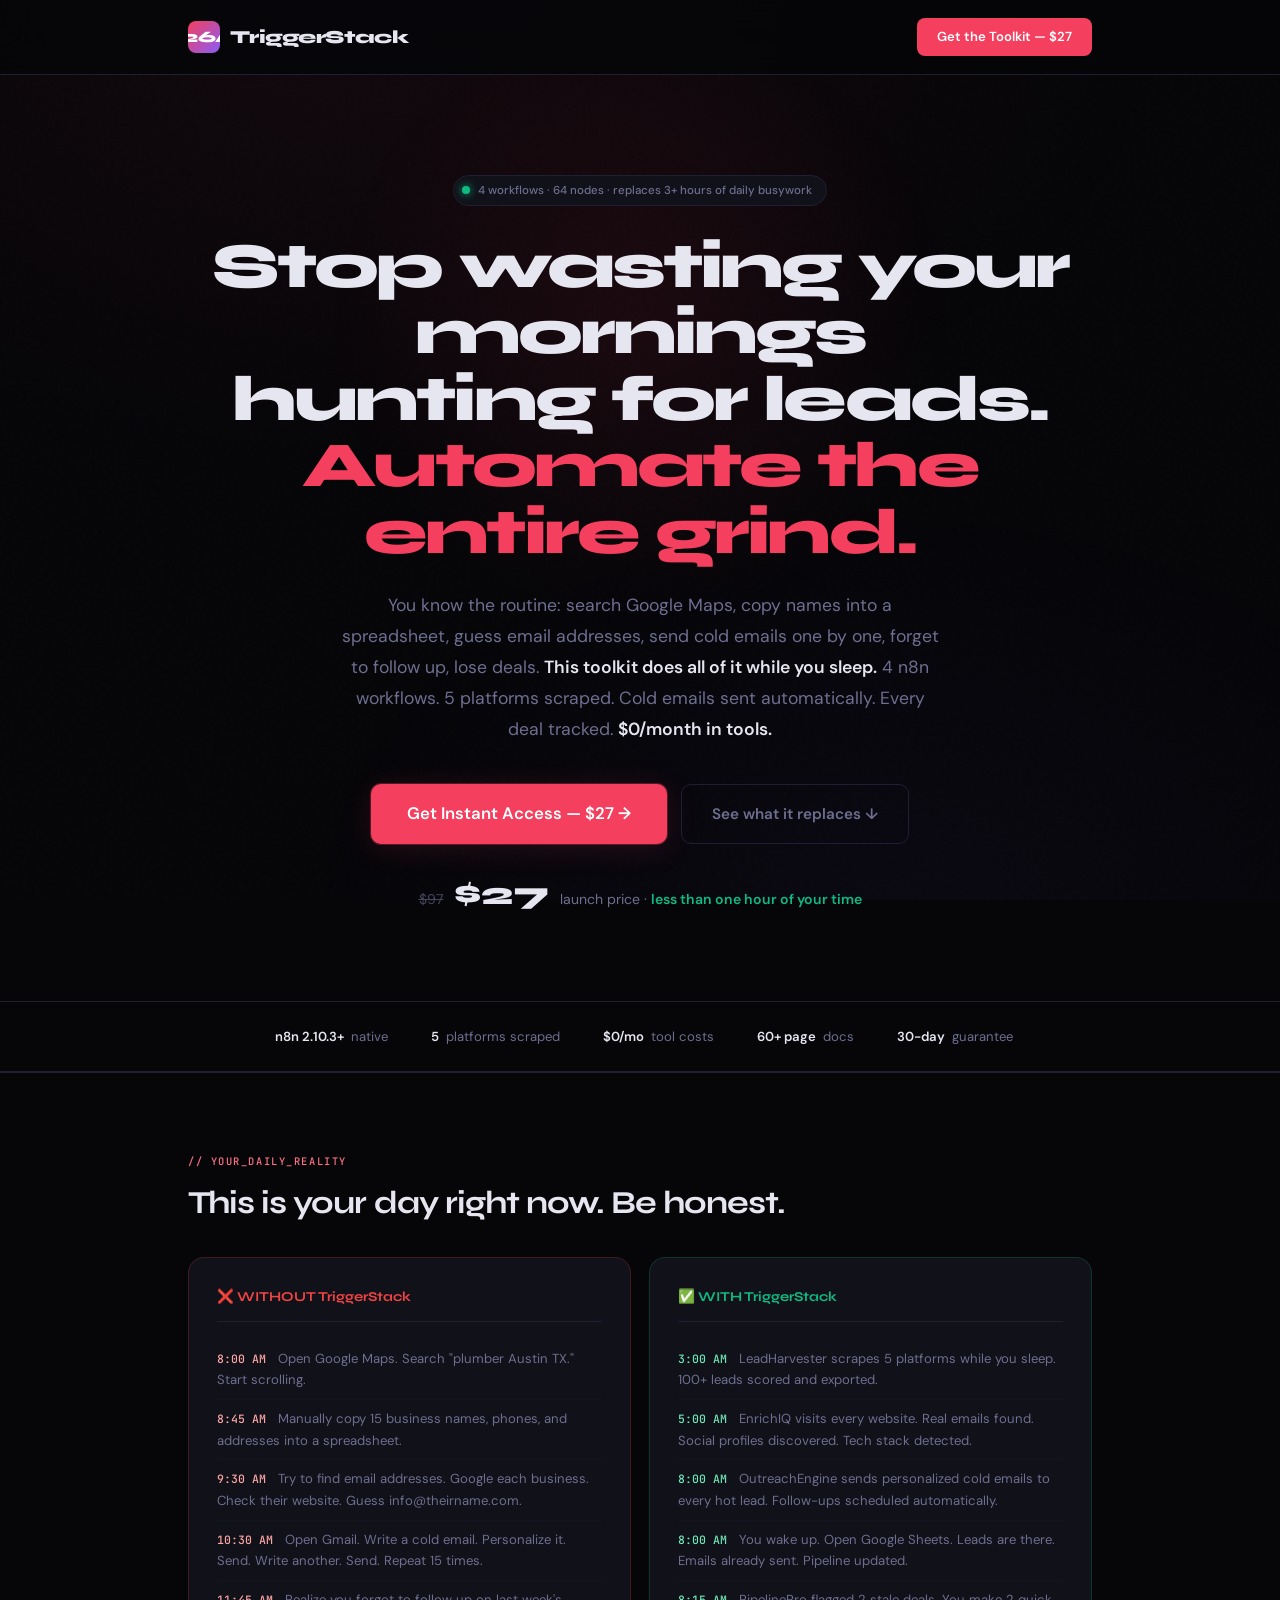
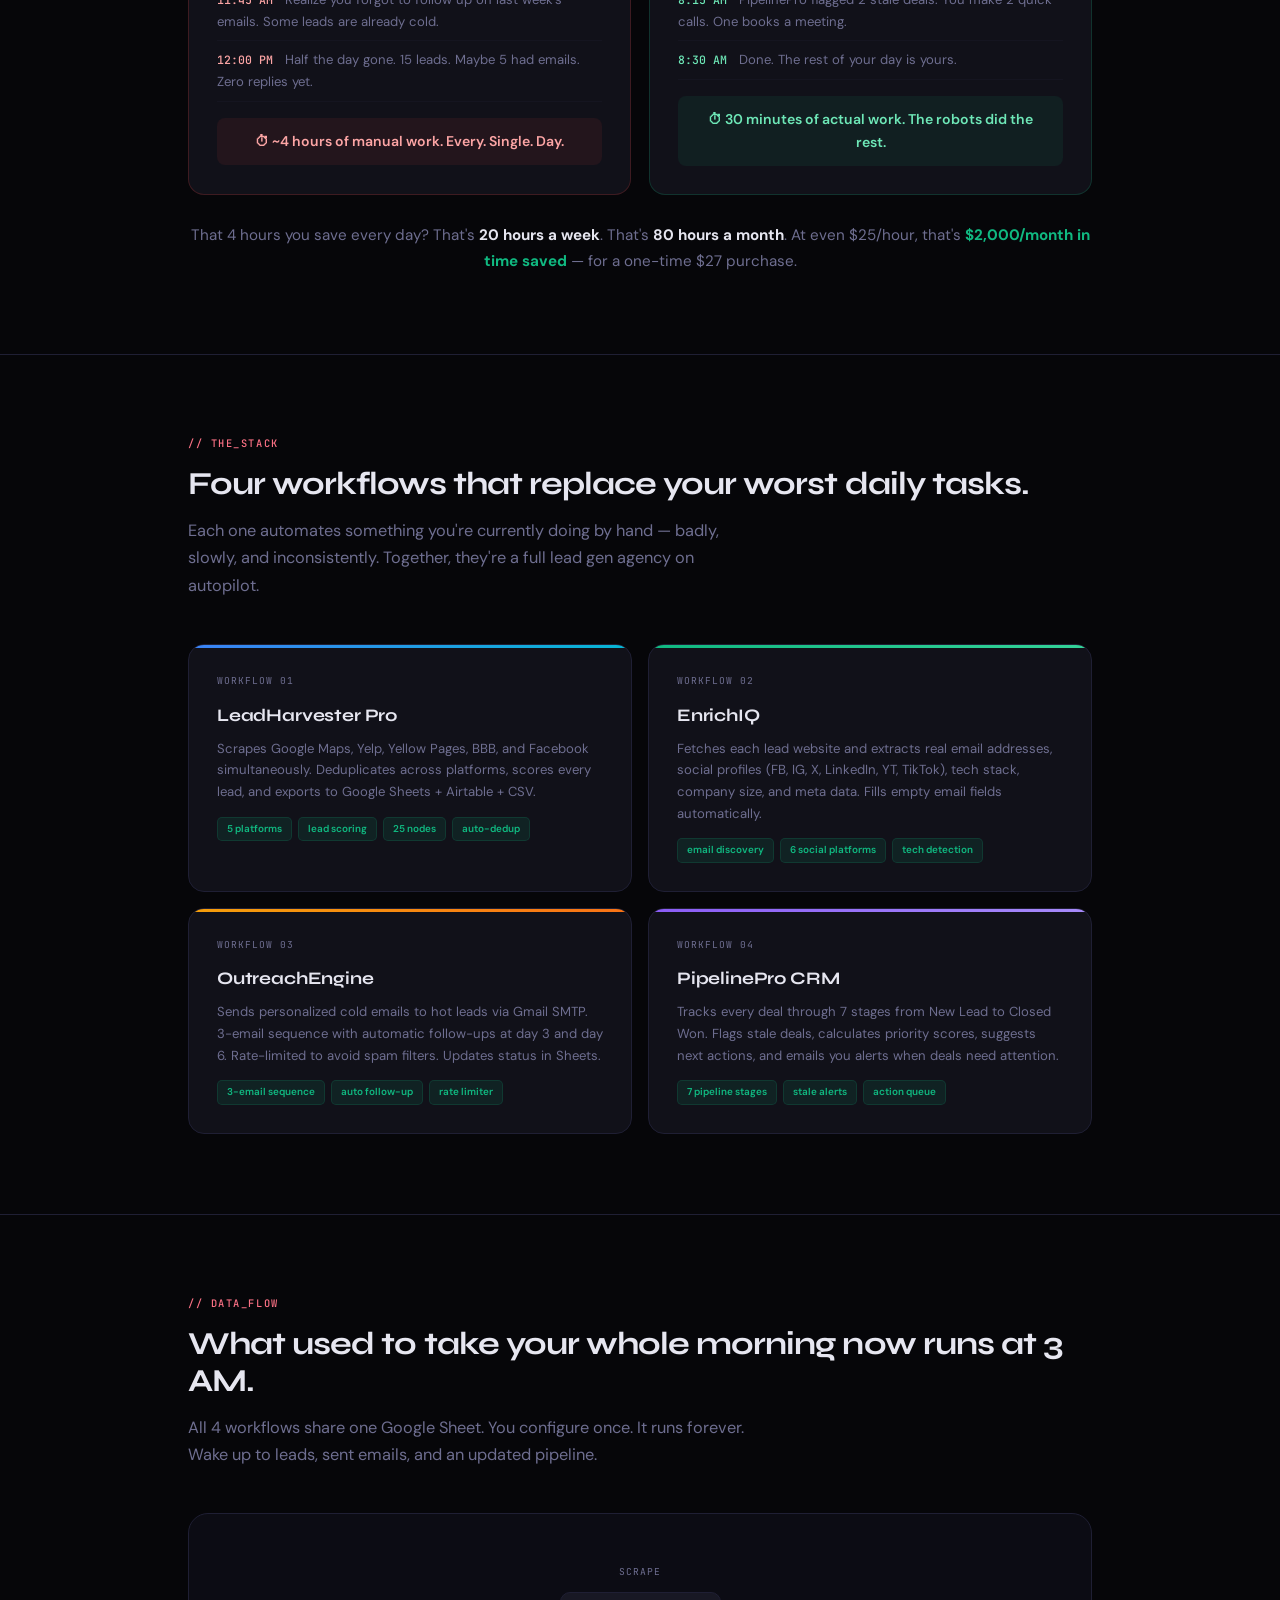
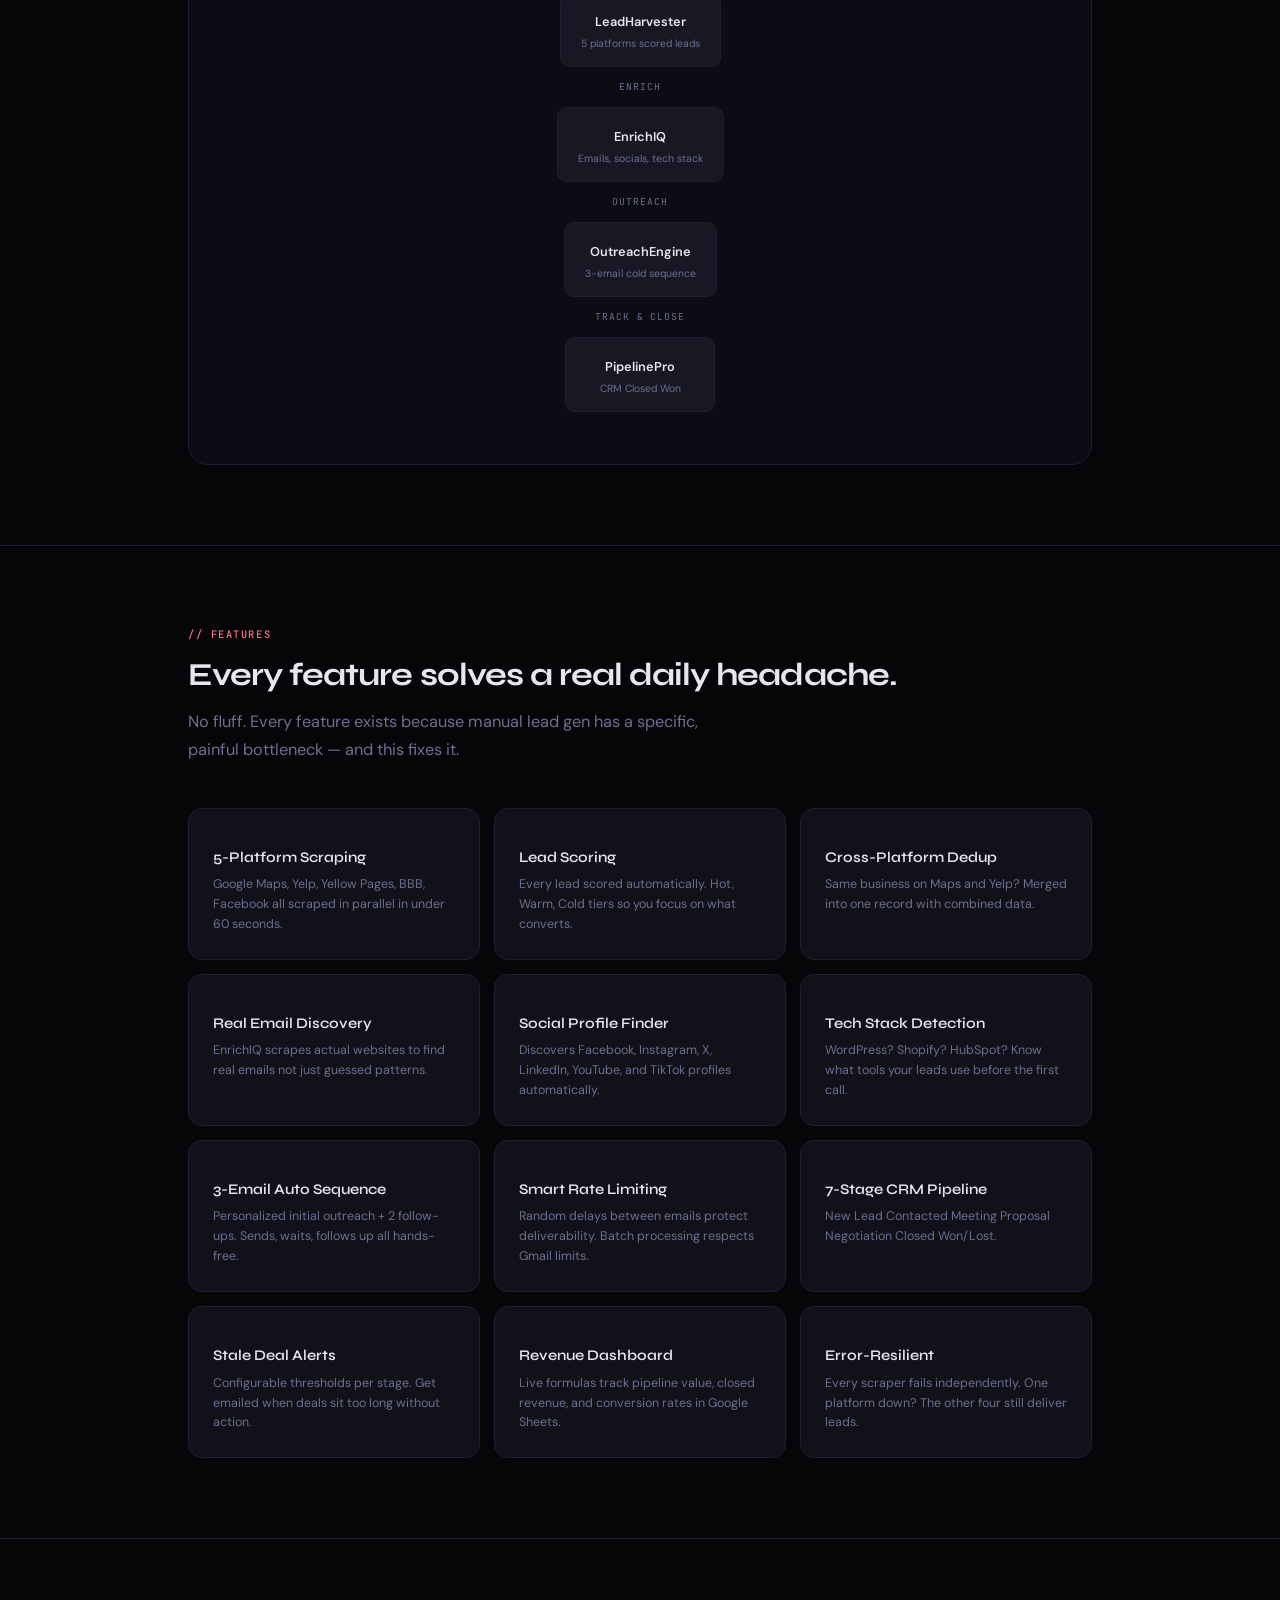
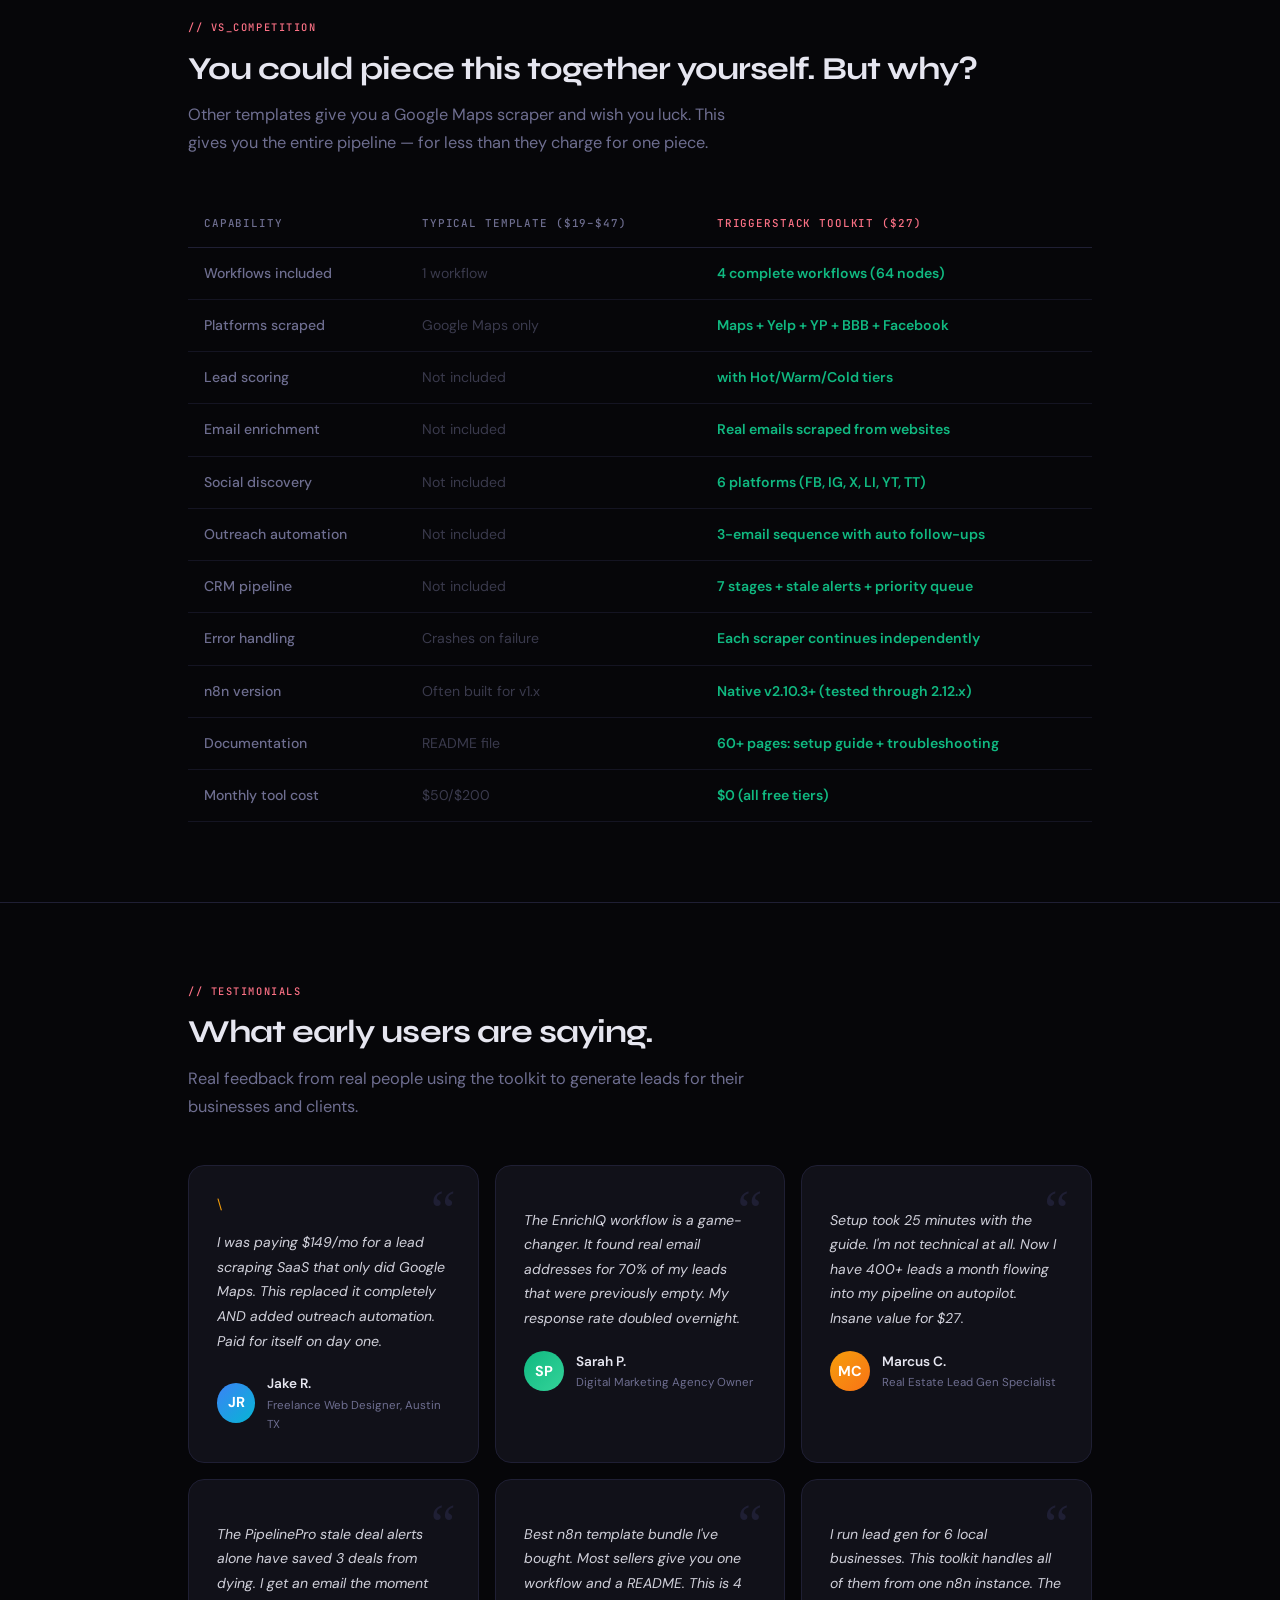
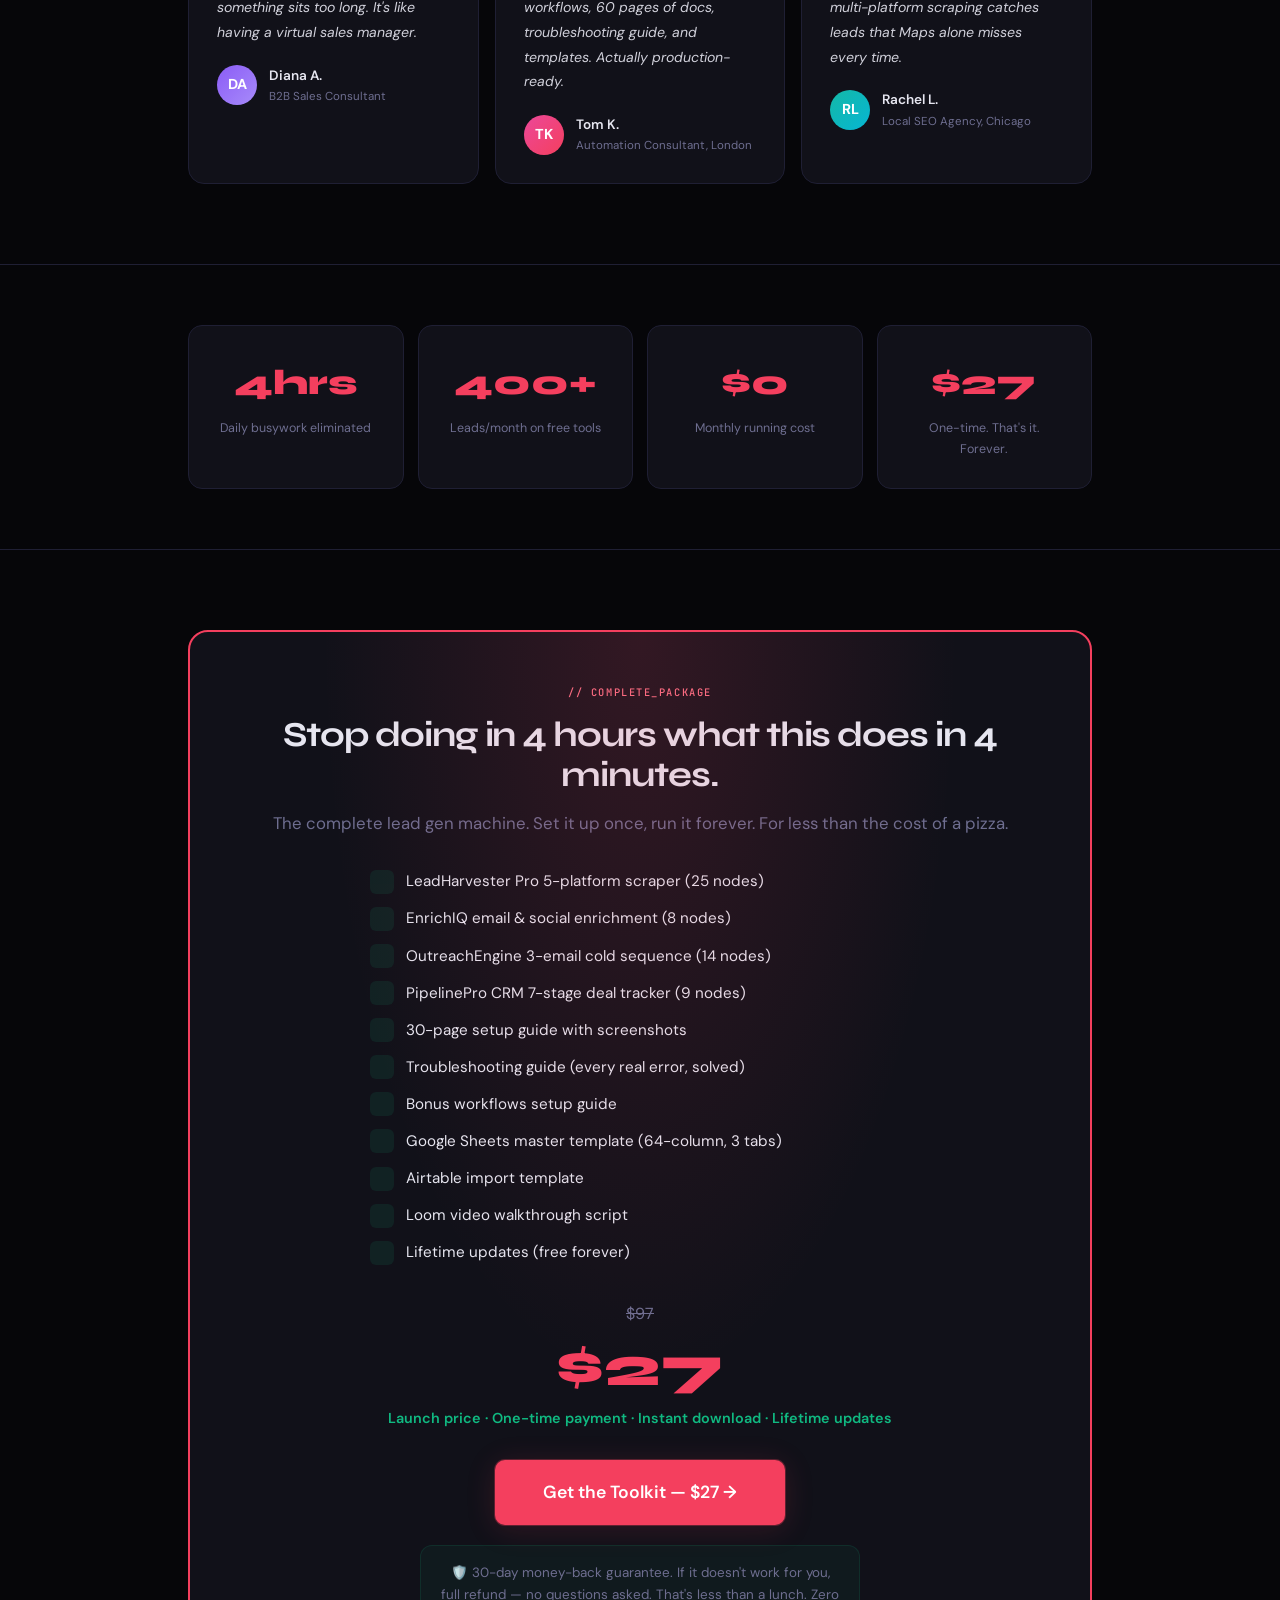
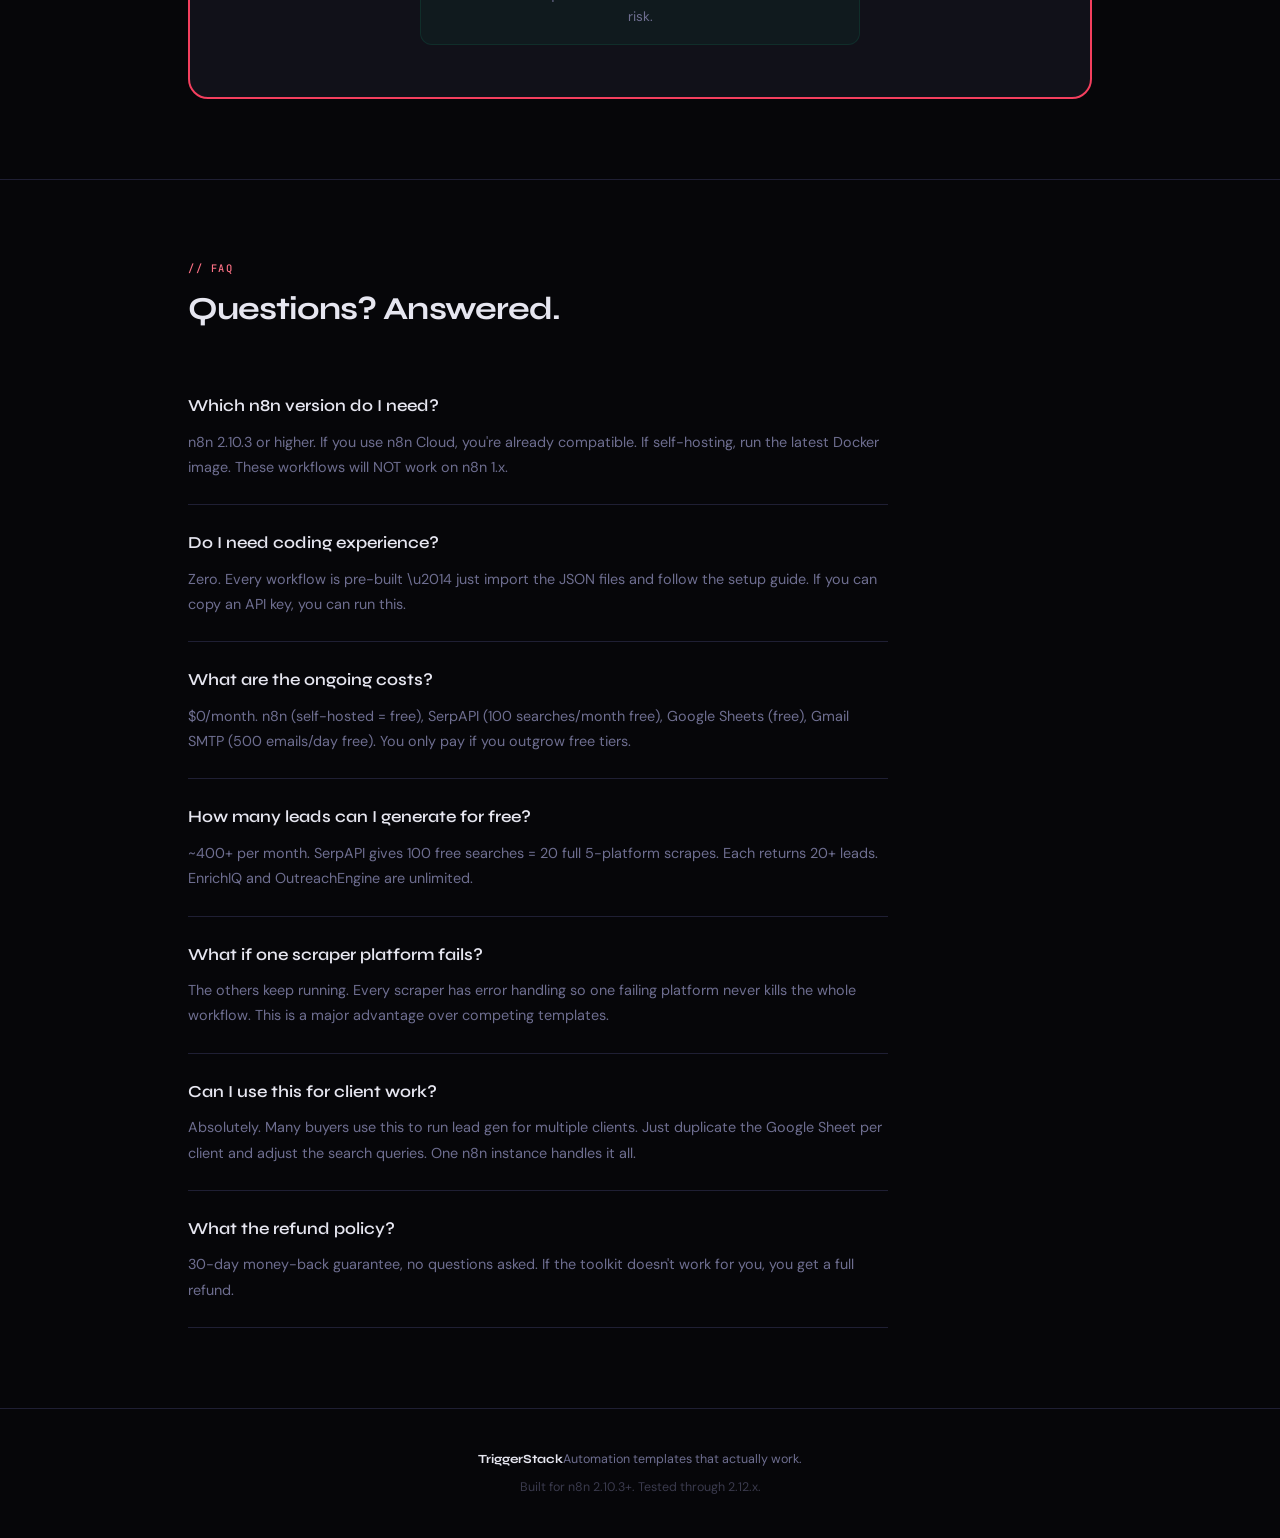
<file: index.html>
<!DOCTYPE html>
<html lang="en">
<head>
<meta charset="UTF-8">
<meta name="viewport" content="width=device-width, initial-scale=1.0">
<title>TriggerStack — Lead Gen Agency Toolkit for n8n</title>
<meta name="description" content="4 n8n workflows that scrape leads from 5 platforms, enrich with emails & socials, send cold email sequences, and track deals in a CRM pipeline. $0/month tools. Built for n8n 2.10.3+.">
<meta name="keywords" content="n8n, lead generation, automation, workflow, scraper, cold email, CRM, pipeline, Google Maps, Yelp, no-code, n8n template, TriggerStack">
<meta name="author" content="TriggerStack">
<meta property="og:title" content="TriggerStack — Lead Gen Agency Toolkit for n8n">
<meta property="og:description" content="4 n8n workflows: Scrape 5 platforms, enrich leads, automate cold email, track deals in CRM. Zero monthly cost.">
<meta property="og:type" content="website">
<meta property="og:url" content="https://triggerstack-ops.github.io/triggerstack/">
<meta name="twitter:card" content="summary_large_image">
<meta name="twitter:title" content="TriggerStack — Lead Gen Agency Toolkit for n8n">
<meta name="twitter:description" content="4 n8n workflows: Scrape, Enrich, Outreach, CRM. $0/month. 400+ leads/month on free tiers.">
<link href="https://fonts.googleapis.com/css2?family=Syne:wght@400;500;600;700;800&family=DM+Sans:wght@300;400;500;600;700&family=JetBrains+Mono:wght@400;500&display=swap" rel="stylesheet">
<style>
:root {
  --bg: #060609;
  --s: #0c0c14;
  --c: #111119;
  --c2: #181824;
  --bd: #1f1f34;
  --t: #e6e6f0;
  --m: #6e6e90;
  --a: #f43f5e;
  --a2: #fb7185;
  --ag: rgba(244,63,94,.15);
  --g: #10b981;
  --gg: rgba(16,185,129,.1);
  --cy: #06b6d4;
  --vi: #8b5cf6;
  --o: #f59e0b;
}
* { margin: 0; padding: 0; box-sizing: border-box; }
body { font-family: 'DM Sans', sans-serif; background: var(--bg); color: var(--t); line-height: 1.65; overflow-x: hidden; }

/* Noise texture overlay */
body::after {
  content: ''; position: fixed; inset: 0; z-index: 0; pointer-events: none; opacity: .35;
  background-image: url("data:image/svg+xml,%3Csvg viewBox='0 0 256 256' xmlns='http://www.w3.org/2000/svg'%3E%3Cfilter id='n'%3E%3CfeTurbulence type='fractalNoise' baseFrequency='.85' numOctaves='4' stitchTiles='stitch'/%3E%3C/filter%3E%3Crect width='100%25' height='100%25' filter='url(%23n)' opacity='.04'/%3E%3C/svg%3E");
}
body::before {
  content: ''; position: fixed; inset: 0; z-index: 0; pointer-events: none;
  background: radial-gradient(ellipse 800px 500px at 30% 0%, rgba(244,63,94,.06), transparent),
              radial-gradient(ellipse 600px 400px at 70% 100%, rgba(139,92,246,.04), transparent);
}

.ct { max-width: 960px; margin: 0 auto; padding: 0 28px; position: relative; z-index: 1; }

/* NAV */
nav { padding: 18px 0; border-bottom: 1px solid var(--bd); position: sticky; top: 0; background: rgba(6,6,9,.92); backdrop-filter: blur(20px); z-index: 100; }
nav .ct { display: flex; justify-content: space-between; align-items: center; }
.logo { font-family: 'Syne', sans-serif; font-size: 1.15rem; font-weight: 800; letter-spacing: -.03em; display: flex; align-items: center; gap: 10px; }
.logo-mark {
  width: 32px; height: 32px; border-radius: 8px; position: relative; overflow: hidden;
  background: linear-gradient(135deg, var(--a), var(--vi));
  display: flex; align-items: center; justify-content: center;
}
.logo-mark::after { content: '\u26A1'; font-size: 16px; filter: brightness(2); }
.nav-cta { font-family: 'DM Sans'; font-size: .82rem; font-weight: 600; padding: 8px 20px; border-radius: 8px; background: var(--a); color: #fff; text-decoration: none; transition: all .2s; border: none; cursor: pointer; }
.nav-cta:hover { background: #e11d48; transform: translateY(-1px); }

/* HERO */
.hero { padding: 100px 0 80px; text-align: center; position: relative; }
.hero::before { content: ''; position: absolute; top: -100px; left: 50%; transform: translateX(-50%); width: 900px; height: 700px; background: radial-gradient(circle, rgba(244,63,94,.08), transparent 55%); pointer-events: none; }
.eyebrow {
  display: inline-flex; align-items: center; gap: 8px; padding: 5px 14px 5px 8px;
  border-radius: 100px; background: var(--c); border: 1px solid var(--bd);
  font-size: .72rem; font-weight: 500; color: var(--m); margin-bottom: 28px;
}
.eyebrow .live { width: 8px; height: 8px; border-radius: 50%; background: var(--g); box-shadow: 0 0 8px var(--g); animation: blink 2s infinite; }
@keyframes blink { 0%,100%{opacity:1} 50%{opacity:.3} }
h1 { font-family: 'Syne', sans-serif; font-size: clamp(2.4rem, 5.5vw, 4rem); font-weight: 800; letter-spacing: -.045em; line-height: 1.04; margin-bottom: 24px; }
h1 .accent { color: var(--a); }
h1 .fade { color: var(--m); font-weight: 500; }
.hero-sub { font-size: 1.1rem; color: var(--m); max-width: 600px; margin: 0 auto 40px; line-height: 1.75; font-weight: 400; }
.hero-sub strong { color: var(--t); font-weight: 600; }
.hero-ctas { display: flex; gap: 14px; justify-content: center; flex-wrap: wrap; margin-bottom: 24px; }
.btn { padding: 14px 30px; border-radius: 10px; font-family: 'DM Sans'; font-size: .95rem; font-weight: 600; cursor: pointer; text-decoration: none; display: inline-flex; align-items: center; gap: 8px; transition: all .25s; border: none; }
.btn-hero { background: var(--a); color: #fff; box-shadow: 0 4px 30px var(--ag), 0 0 0 1px rgba(244,63,94,.3); font-size: 1.05rem; padding: 16px 36px; }
.btn-hero:hover { transform: translateY(-2px); box-shadow: 0 8px 50px var(--ag); background: #e11d48; }
.btn-ghost { background: transparent; color: var(--m); border: 1px solid var(--bd); }
.btn-ghost:hover { border-color: var(--a2); color: var(--t); }
.hero-price { font-size: .88rem; color: var(--m); }
.hero-price .was { text-decoration: line-through; opacity: .6; }
.hero-price .now { font-family: 'Syne'; font-size: 2rem; font-weight: 800; color: var(--t); margin: 0 6px; }
.hero-price .note { color: var(--g); font-weight: 600; }

/* TRUST BAR */
.trust { padding: 24px 0; border-top: 1px solid var(--bd); border-bottom: 1px solid var(--bd); }
.trust-inner { display: flex; justify-content: center; gap: 36px; flex-wrap: wrap; }
.trust-item { display: flex; align-items: center; gap: 7px; font-size: .82rem; color: var(--m); }
.trust-icon { font-size: 1rem; }
.trust-bold { color: var(--t); font-weight: 600; }

/* SECTIONS */
.sl { font-family: 'JetBrains Mono'; font-size: .65rem; font-weight: 500; letter-spacing: .15em; text-transform: uppercase; color: var(--a2); margin-bottom: 14px; }
h2 { font-family: 'Syne'; font-size: 2rem; font-weight: 700; letter-spacing: -.03em; margin-bottom: 14px; line-height: 1.15; }
.sd { color: var(--m); max-width: 560px; margin-bottom: 44px; font-size: 1.02rem; line-height: 1.7; }

/* 4 WORKFLOWS */
.wf-section { padding: 80px 0; border-top: 1px solid var(--bd); }
.wf-grid { display: grid; grid-template-columns: repeat(2, 1fr); gap: 16px; margin-top: 40px; }
.wf-card { background: var(--c); border: 1px solid var(--bd); border-radius: 16px; padding: 28px; transition: all .35s; position: relative; overflow: hidden; }
.wf-card:hover { border-color: rgba(244,63,94,.4); transform: translateY(-4px); box-shadow: 0 20px 50px rgba(0,0,0,.4); }
.wf-card::before { content: ''; position: absolute; top: 0; left: 0; right: 0; height: 3px; }
.wf-card:nth-child(1)::before { background: linear-gradient(90deg, #3b82f6, #06b6d4); }
.wf-card:nth-child(2)::before { background: linear-gradient(90deg, #10b981, #34d399); }
.wf-card:nth-child(3)::before { background: linear-gradient(90deg, #f59e0b, #f97316); }
.wf-card:nth-child(4)::before { background: linear-gradient(90deg, #8b5cf6, #a78bfa); }
.wf-label { font-family: 'JetBrains Mono'; font-size: .6rem; letter-spacing: .1em; text-transform: uppercase; color: var(--m); margin-bottom: 10px; }
.wf-icon { font-size: 1.8rem; margin-bottom: 12px; }
.wf-card h3 { font-family: 'Syne'; font-size: 1.1rem; font-weight: 700; margin-bottom: 8px; letter-spacing: -.01em; }
.wf-card p { font-size: .82rem; color: var(--m); line-height: 1.65; margin-bottom: 14px; }
.wf-tags { display: flex; flex-wrap: wrap; gap: 6px; }
.wf-tag { font-size: .62rem; font-weight: 600; padding: 3px 9px; border-radius: 5px; background: var(--gg); color: var(--g); border: 1px solid rgba(16,185,129,.15); }

/* PIPELINE FLOW */
.flow-section { padding: 80px 0; border-top: 1px solid var(--bd); }
.flow-box { background: var(--s); border: 1px solid var(--bd); border-radius: 20px; padding: 40px 32px; }
.flow-row { display: flex; align-items: center; justify-content: center; gap: 10px; flex-wrap: wrap; margin: 12px 0; }
.flow-node { background: var(--c2); border: 1px solid var(--bd); border-radius: 10px; padding: 14px 20px; text-align: center; min-width: 150px; transition: all .2s; }
.flow-node:hover { border-color: var(--a); }
.flow-node .fn-i { font-size: 1.4rem; margin-bottom: 4px; }
.flow-node .fn-n { font-size: .8rem; font-weight: 600; }
.flow-node .fn-d { font-size: .65rem; color: var(--m); margin-top: 3px; }
.flow-arr { color: var(--m); font-size: 1.2rem; }
.flow-label { text-align: center; font-family: 'JetBrains Mono'; font-size: .6rem; color: var(--m); letter-spacing: .1em; text-transform: uppercase; margin: 10px 0; }

/* FEATURES GRID */
.feat-section { padding: 80px 0; border-top: 1px solid var(--bd); }
.feat-grid { display: grid; grid-template-columns: repeat(3, 1fr); gap: 14px; margin-top: 40px; }
.feat-card { background: var(--c); border: 1px solid var(--bd); border-radius: 14px; padding: 24px; transition: border-color .3s; }
.feat-card:hover { border-color: rgba(244,63,94,.3); }
.feat-icon { font-size: 1.6rem; margin-bottom: 12px; }
.feat-card h4 { font-family: 'Syne'; font-size: .92rem; font-weight: 600; margin-bottom: 6px; }
.feat-card p { font-size: .78rem; color: var(--m); line-height: 1.6; }

/* COMPARISON TABLE */
.comp-section { padding: 80px 0; border-top: 1px solid var(--bd); }
.comp-table { width: 100%; border-collapse: collapse; font-size: .88rem; margin-top: 36px; }
.comp-table th { text-align: left; padding: 14px 16px; font-family: 'JetBrains Mono'; font-weight: 500; font-size: .68rem; letter-spacing: .08em; text-transform: uppercase; color: var(--m); border-bottom: 1px solid var(--bd); }
.comp-table th:last-child { color: var(--a2); }
.comp-table td { padding: 14px 16px; border-bottom: 1px solid rgba(31,31,52,.6); }
.comp-table tr:hover td { background: rgba(244,63,94,.02); }
.comp-table td:first-child { color: var(--m); font-weight: 500; }
.comp-table td:nth-child(2) { color: var(--m); opacity: .5; }
.comp-table td:last-child { color: var(--g); font-weight: 600; }

/* TESTIMONIALS */
.test-section { padding: 80px 0; border-top: 1px solid var(--bd); }
.test-grid { display: grid; grid-template-columns: repeat(3, 1fr); gap: 16px; margin-top: 40px; }
.test-card { background: var(--c); border: 1px solid var(--bd); border-radius: 16px; padding: 28px; position: relative; transition: border-color .3s; }
.test-card:hover { border-color: rgba(244,63,94,.25); }
.test-card::before { content: '\201C'; position: absolute; top: 16px; right: 22px; font-size: 3.5rem; color: var(--bd); font-family: Georgia, serif; line-height: 1; }
.test-stars { color: var(--o); font-size: .85rem; margin-bottom: 14px; letter-spacing: 2px; }
.test-text { font-size: .88rem; color: var(--t); line-height: 1.75; margin-bottom: 20px; font-style: italic; opacity: .9; }
.test-author { display: flex; align-items: center; gap: 12px; }
.test-av { width: 40px; height: 40px; border-radius: 50%; display: flex; align-items: center; justify-content: center; font-size: .9rem; font-weight: 700; color: #fff; }
.test-name { font-weight: 600; font-size: .85rem; }
.test-role { font-size: .72rem; color: var(--m); }

/* NUMBERS */
.nums-section { padding: 60px 0; border-top: 1px solid var(--bd); }
.nums-grid { display: grid; grid-template-columns: repeat(4, 1fr); gap: 14px; }
.num-card { background: var(--c); border: 1px solid var(--bd); border-radius: 14px; padding: 28px; text-align: center; }
.num-val { font-family: 'Syne'; font-size: 2.2rem; font-weight: 800; color: var(--a); }
.num-label { font-size: .78rem; color: var(--m); margin-top: 6px; }

/* PACKAGE / CTA */
.pkg-section { padding: 80px 0; border-top: 1px solid var(--bd); }
.pkg-box {
  background: var(--c); border: 2px solid var(--a); border-radius: 20px;
  padding: 52px 48px; text-align: center; position: relative; overflow: hidden;
}
.pkg-box::before { content: ''; position: absolute; inset: 0; background: radial-gradient(ellipse at 50% 0%, var(--ag), transparent 50%); pointer-events: none; }
.pkg-items { display: flex; flex-direction: column; gap: 12px; margin: 32px 0; text-align: left; max-width: 540px; margin-left: auto; margin-right: auto; }
.pkg-item { display: flex; align-items: center; gap: 12px; font-size: .95rem; }
.pkg-check { width: 24px; height: 24px; background: var(--gg); border-radius: 6px; display: flex; align-items: center; justify-content: center; font-size: 12px; color: var(--g); flex-shrink: 0; }
.pkg-final { margin-top: 36px; }
.pkg-was { font-size: 1rem; text-decoration: line-through; color: var(--m); }
.pkg-price { font-family: 'Syne'; font-size: 3.5rem; font-weight: 800; color: var(--a); display: block; line-height: 1.1; margin: 8px 0; }
.pkg-save { color: var(--g); font-weight: 600; font-size: .9rem; }
.pkg-guarantee { margin-top: 20px; padding: 16px 20px; background: rgba(16,185,129,.05); border: 1px solid rgba(16,185,129,.12); border-radius: 12px; font-size: .84rem; color: var(--m); max-width: 440px; margin-left: auto; margin-right: auto; }

/* FAQ */
.faq-section { padding: 80px 0; border-top: 1px solid var(--bd); }
.faq-list { margin-top: 40px; max-width: 700px; }
.faq-item { border-bottom: 1px solid var(--bd); padding: 24px 0; }
.faq-q { font-family: 'Syne'; font-weight: 600; margin-bottom: 10px; font-size: 1.05rem; }
.faq-a { color: var(--m); font-size: .9rem; line-height: 1.75; }

footer { padding: 40px 0; border-top: 1px solid var(--bd); text-align: center; }
footer p { color: var(--m); font-size: .78rem; }
footer .ft-brand { font-family: 'Syne'; font-weight: 700; color: var(--t); }

/* PAIN SECTION */
.pain-section { padding: 80px 0; border-top: 1px solid var(--bd); }
.pain-grid { display: grid; grid-template-columns: repeat(2, 1fr); gap: 18px; margin-top: 36px; }
.pain-card { background: var(--c); border: 1px solid var(--bd); border-radius: 16px; padding: 28px; }
.pain-before { border-color: rgba(239,68,68,.2); }
.pain-after { border-color: rgba(16,185,129,.2); }
.pain-label { font-family: 'Syne'; font-size: .85rem; font-weight: 700; margin-bottom: 18px; padding-bottom: 12px; border-bottom: 1px solid var(--bd); }
.pain-before .pain-label { color: #ef4444; }
.pain-after .pain-label { color: #10b981; }
.pain-item { font-size: .82rem; color: var(--m); line-height: 1.65; padding: 8px 0; border-bottom: 1px solid rgba(31,31,52,.3); }
.pain-item:last-of-type { border-bottom: none; }
.pain-time { font-family: 'JetBrains Mono'; font-size: .72rem; font-weight: 500; color: var(--t); margin-right: 8px; }
.pain-before .pain-time { color: #fca5a5; }
.pain-after .pain-time { color: #6ee7b7; }
.pain-total { margin-top: 16px; padding: 12px 16px; border-radius: 8px; font-size: .88rem; font-weight: 600; text-align: center; }
.pain-before .pain-total { background: rgba(239,68,68,.08); color: #fca5a5; }
.pain-after .pain-total { background: rgba(16,185,129,.08); color: #6ee7b7; }

@media (max-width: 768px) {
  .wf-grid, .feat-grid, .test-grid { grid-template-columns: 1fr; }
  .nums-grid { grid-template-columns: repeat(2, 1fr); }
  .comp-section { overflow-x: auto; }
  .pkg-box { padding: 36px 24px; }
  .trust-inner { gap: 16px; }
  .pain-grid { grid-template-columns: 1fr; }
}
</style>
</head>
<body>

<nav>
  <div class="ct">
    <div class="logo"><div class="logo-mark"></div>TriggerStack</div>
    <a href="https://payhip.com/b/MOhmU" class="nav-cta" target="_blank" rel="noopener">Get the Toolkit — $27</a>
  </div>
</nav>

<!-- HERO -->
<section class="hero">
  <div class="ct">
    <div class="eyebrow"><span class="live"></span> 4 workflows · 64 nodes · replaces 3+ hours of daily busywork</div>
    <h1>Stop wasting your mornings<br>hunting for leads.<br><span class="accent">Automate the entire grind.</span></h1>
    <p class="hero-sub">You know the routine: search Google Maps, copy names into a spreadsheet, guess email addresses, send cold emails one by one, forget to follow up, lose deals. <strong>This toolkit does all of it while you sleep.</strong> 4 n8n workflows. 5 platforms scraped. Cold emails sent automatically. Every deal tracked. <strong>$0/month in tools.</strong></p>
    <div class="hero-ctas">
      <a href="https://payhip.com/b/MOhmU" class="btn btn-hero" target="_blank" rel="noopener">Get Instant Access — $27 →</a>
      <a href="#pain" class="btn btn-ghost">See what it replaces ↓</a>
    </div>
    <div class="hero-price"><span class="was">$97</span> <span class="now">$27</span> launch price · <span class="note">less than one hour of your time</span></div>
  </div>
</section>

<!-- TRUST BAR -->
<section class="trust">
  <div class="ct">
    <div class="trust-inner">
      <div class="trust-item"><span class="trust-icon"></span> <span class="trust-bold">n8n 2.10.3+</span> native</div>
      <div class="trust-item"><span class="trust-icon"></span> <span class="trust-bold">5</span> platforms scraped</div>
      <div class="trust-item"><span class="trust-icon"></span> <span class="trust-bold">$0/mo</span> tool costs</div>
      <div class="trust-item"><span class="trust-icon"></span> <span class="trust-bold">60+ page</span> docs</div>
      <div class="trust-item"><span class="trust-icon"></span> <span class="trust-bold">30-day</span> guarantee</div>
    </div>
  </div>
</section>

<!-- YOUR DAY: BEFORE vs AFTER -->
<section class="pain-section" id="pain">
  <div class="ct">
    <div class="sl">// your_daily_reality</div>
    <h2>This is your day right now. Be honest.</h2>
    <div class="pain-grid">
      <div class="pain-card pain-before">
        <div class="pain-label">❌ WITHOUT TriggerStack</div>
        <div class="pain-item"><span class="pain-time">8:00 AM</span> Open Google Maps. Search "plumber Austin TX." Start scrolling.</div>
        <div class="pain-item"><span class="pain-time">8:45 AM</span> Manually copy 15 business names, phones, and addresses into a spreadsheet.</div>
        <div class="pain-item"><span class="pain-time">9:30 AM</span> Try to find email addresses. Google each business. Check their website. Guess info@theirname.com.</div>
        <div class="pain-item"><span class="pain-time">10:30 AM</span> Open Gmail. Write a cold email. Personalize it. Send. Write another. Send. Repeat 15 times.</div>
        <div class="pain-item"><span class="pain-time">11:45 AM</span> Realize you forgot to follow up on last week's emails. Some leads are already cold.</div>
        <div class="pain-item"><span class="pain-time">12:00 PM</span> Half the day gone. 15 leads. Maybe 5 had emails. Zero replies yet.</div>
        <div class="pain-total">⏱ ~4 hours of manual work. Every. Single. Day.</div>
      </div>
      <div class="pain-card pain-after">
        <div class="pain-label">✅ WITH TriggerStack</div>
        <div class="pain-item"><span class="pain-time">3:00 AM</span> LeadHarvester scrapes 5 platforms while you sleep. 100+ leads scored and exported.</div>
        <div class="pain-item"><span class="pain-time">5:00 AM</span> EnrichIQ visits every website. Real emails found. Social profiles discovered. Tech stack detected.</div>
        <div class="pain-item"><span class="pain-time">8:00 AM</span> OutreachEngine sends personalized cold emails to every hot lead. Follow-ups scheduled automatically.</div>
        <div class="pain-item"><span class="pain-time">8:00 AM</span> You wake up. Open Google Sheets. Leads are there. Emails already sent. Pipeline updated.</div>
        <div class="pain-item"><span class="pain-time">8:15 AM</span> PipelinePro flagged 2 stale deals. You make 2 quick calls. One books a meeting.</div>
        <div class="pain-item"><span class="pain-time">8:30 AM</span> Done. The rest of your day is yours.</div>
        <div class="pain-total">⏱ 30 minutes of actual work. The robots did the rest.</div>
      </div>
    </div>
    <p style="text-align:center;color:var(--m);margin-top:28px;font-size:.95rem;">That 4 hours you save every day? That's <strong style="color:var(--t)">20 hours a week</strong>. That's <strong style="color:var(--t)">80 hours a month</strong>. At even $25/hour, that's <strong style="color:var(--g)">$2,000/month in time saved</strong> — for a one-time $27 purchase.</p>
  </div>
</section>

<!-- 4 WORKFLOWS -->
<section class="wf-section" id="workflows">
  <div class="ct">
    <div class="sl">// the_stack</div>
    <h2>Four workflows that replace your worst daily tasks.</h2>
    <p class="sd">Each one automates something you're currently doing by hand — badly, slowly, and inconsistently. Together, they're a full lead gen agency on autopilot.</p>
    <div class="wf-grid">
      <div class="wf-card">
        <div class="wf-label">workflow 01</div>
        <div class="wf-icon"></div>
        <h3>LeadHarvester Pro</h3>
        <p>Scrapes Google Maps, Yelp, Yellow Pages, BBB, and Facebook simultaneously. Deduplicates across platforms, scores every lead, and exports to Google Sheets + Airtable + CSV.</p>
        <div class="wf-tags"><span class="wf-tag">5 platforms</span><span class="wf-tag">lead scoring</span><span class="wf-tag">25 nodes</span><span class="wf-tag">auto-dedup</span></div>
      </div>
      <div class="wf-card">
        <div class="wf-label">workflow 02</div>
        <div class="wf-icon"></div>
        <h3>EnrichIQ</h3>
        <p>Fetches each lead website and extracts real email addresses, social profiles (FB, IG, X, LinkedIn, YT, TikTok), tech stack, company size, and meta data. Fills empty email fields automatically.</p>
        <div class="wf-tags"><span class="wf-tag">email discovery</span><span class="wf-tag">6 social platforms</span><span class="wf-tag">tech detection</span></div>
      </div>
      <div class="wf-card">
        <div class="wf-label">workflow 03</div>
        <div class="wf-icon"></div>
        <h3>OutreachEngine</h3>
        <p>Sends personalized cold emails to hot leads via Gmail SMTP. 3-email sequence with automatic follow-ups at day 3 and day 6. Rate-limited to avoid spam filters. Updates status in Sheets.</p>
        <div class="wf-tags"><span class="wf-tag">3-email sequence</span><span class="wf-tag">auto follow-up</span><span class="wf-tag">rate limiter</span></div>
      </div>
      <div class="wf-card">
        <div class="wf-label">workflow 04</div>
        <div class="wf-icon"></div>
        <h3>PipelinePro CRM</h3>
        <p>Tracks every deal through 7 stages from New Lead to Closed Won. Flags stale deals, calculates priority scores, suggests next actions, and emails you alerts when deals need attention.</p>
        <div class="wf-tags"><span class="wf-tag">7 pipeline stages</span><span class="wf-tag">stale alerts</span><span class="wf-tag">action queue</span></div>
      </div>
    </div>
  </div>
</section>

<!-- PIPELINE FLOW -->
<section class="flow-section">
  <div class="ct">
    <div class="sl">// data_flow</div>
    <h2>What used to take your whole morning now runs at 3 AM.</h2>
    <p class="sd">All 4 workflows share one Google Sheet. You configure once. It runs forever. Wake up to leads, sent emails, and an updated pipeline.</p>
    <div class="flow-box">
      <div class="flow-label">scrape</div>
      <div class="flow-row">
        <div class="flow-node"><div class="fn-i"></div><div class="fn-n">LeadHarvester</div><div class="fn-d">5 platforms scored leads</div></div>
      </div>
      <div class="flow-label">enrich</div>
      <div class="flow-row">
        <div class="flow-node"><div class="fn-i"></div><div class="fn-n">EnrichIQ</div><div class="fn-d">Emails, socials, tech stack</div></div>
      </div>
      <div class="flow-label">outreach</div>
      <div class="flow-row">
        <div class="flow-node"><div class="fn-i"></div><div class="fn-n">OutreachEngine</div><div class="fn-d">3-email cold sequence</div></div>
      </div>
      <div class="flow-label">track & close</div>
      <div class="flow-row">
        <div class="flow-node"><div class="fn-i"></div><div class="fn-n">PipelinePro</div><div class="fn-d">CRM Closed Won</div></div>
      </div>
    </div>
  </div>
</section>

<!-- FEATURES -->
<section class="feat-section">
  <div class="ct">
    <div class="sl">// features</div>
    <h2>Every feature solves a real daily headache.</h2>
    <p class="sd">No fluff. Every feature exists because manual lead gen has a specific, painful bottleneck — and this fixes it.</p>
    <div class="feat-grid">
      <div class="feat-card"><div class="feat-icon"></div><h4>5-Platform Scraping</h4><p>Google Maps, Yelp, Yellow Pages, BBB, Facebook all scraped in parallel in under 60 seconds.</p></div>
      <div class="feat-card"><div class="feat-icon"></div><h4>Lead Scoring</h4><p>Every lead scored automatically. Hot, Warm, Cold tiers so you focus on what converts.</p></div>
      <div class="feat-card"><div class="feat-icon"></div><h4>Cross-Platform Dedup</h4><p>Same business on Maps and Yelp? Merged into one record with combined data.</p></div>
      <div class="feat-card"><div class="feat-icon"></div><h4>Real Email Discovery</h4><p>EnrichIQ scrapes actual websites to find real emails not just guessed patterns.</p></div>
      <div class="feat-card"><div class="feat-icon"></div><h4>Social Profile Finder</h4><p>Discovers Facebook, Instagram, X, LinkedIn, YouTube, and TikTok profiles automatically.</p></div>
      <div class="feat-card"><div class="feat-icon"></div><h4>Tech Stack Detection</h4><p>WordPress? Shopify? HubSpot? Know what tools your leads use before the first call.</p></div>
      <div class="feat-card"><div class="feat-icon"></div><h4>3-Email Auto Sequence</h4><p>Personalized initial outreach + 2 follow-ups. Sends, waits, follows up all hands-free.</p></div>
      <div class="feat-card"><div class="feat-icon"></div><h4>Smart Rate Limiting</h4><p>Random delays between emails protect deliverability. Batch processing respects Gmail limits.</p></div>
      <div class="feat-card"><div class="feat-icon"></div><h4>7-Stage CRM Pipeline</h4><p>New Lead Contacted Meeting Proposal Negotiation Closed Won/Lost.</p></div>
      <div class="feat-card"><div class="feat-icon"></div><h4>Stale Deal Alerts</h4><p>Configurable thresholds per stage. Get emailed when deals sit too long without action.</p></div>
      <div class="feat-card"><div class="feat-icon"></div><h4>Revenue Dashboard</h4><p>Live formulas track pipeline value, closed revenue, and conversion rates in Google Sheets.</p></div>
      <div class="feat-card"><div class="feat-icon"></div><h4>Error-Resilient</h4><p>Every scraper fails independently. One platform down? The other four still deliver leads.</p></div>
    </div>
  </div>
</section>

<!-- COMPARISON -->
<section class="comp-section">
  <div class="ct">
    <div class="sl">// vs_competition</div>
    <h2>You could piece this together yourself. But why?</h2>
    <p class="sd">Other templates give you a Google Maps scraper and wish you luck. This gives you the entire pipeline — for less than they charge for one piece.</p>
    <table class="comp-table">
      <thead><tr><th>Capability</th><th>Typical template ($19–$47)</th><th>TriggerStack Toolkit ($27)</th></tr></thead>
      <tbody>
        <tr><td>Workflows included</td><td>1 workflow</td><td>4 complete workflows (64 nodes)</td></tr>
        <tr><td>Platforms scraped</td><td>Google Maps only</td><td>Maps + Yelp + YP + BBB + Facebook</td></tr>
        <tr><td>Lead scoring</td><td>Not included</td><td>with Hot/Warm/Cold tiers</td></tr>
        <tr><td>Email enrichment</td><td>Not included</td><td>Real emails scraped from websites</td></tr>
        <tr><td>Social discovery</td><td>Not included</td><td>6 platforms (FB, IG, X, LI, YT, TT)</td></tr>
        <tr><td>Outreach automation</td><td>Not included</td><td>3-email sequence with auto follow-ups</td></tr>
        <tr><td>CRM pipeline</td><td>Not included</td><td>7 stages + stale alerts + priority queue</td></tr>
        <tr><td>Error handling</td><td>Crashes on failure</td><td>Each scraper continues independently</td></tr>
        <tr><td>n8n version</td><td>Often built for v1.x</td><td>Native v2.10.3+ (tested through 2.12.x)</td></tr>
        <tr><td>Documentation</td><td>README file</td><td>60+ pages: setup guide + troubleshooting</td></tr>
        <tr><td>Monthly tool cost</td><td>$50/$200</td><td>$0 (all free tiers)</td></tr>
      </tbody>
    </table>
  </div>
</section>

<!-- TESTIMONIALS -->
<section class="test-section">
  <div class="ct">
    <div class="sl">// testimonials</div>
    <h2>What early users are saying.</h2>
    <p class="sd">Real feedback from real people using the toolkit to generate leads for their businesses and clients.</p>
    <div class="test-grid">
      <div class="test-card">
        <div class="test-stars">\</div>
        <p class="test-text">I was paying $149/mo for a lead scraping SaaS that only did Google Maps. This replaced it completely AND added outreach automation. Paid for itself on day one.</p>
        <div class="test-author">
          <div class="test-av" style="background:linear-gradient(135deg,#3b82f6,#06b6d4)">JR</div>
          <div><div class="test-name">Jake R.</div><div class="test-role">Freelance Web Designer, Austin TX</div></div>
        </div>
      </div>
      <div class="test-card">
        <div class="test-stars"></div>
        <p class="test-text">The EnrichIQ workflow is a game-changer. It found real email addresses for 70% of my leads that were previously empty. My response rate doubled overnight.</p>
        <div class="test-author">
          <div class="test-av" style="background:linear-gradient(135deg,#10b981,#34d399)">SP</div>
          <div><div class="test-name">Sarah P.</div><div class="test-role">Digital Marketing Agency Owner</div></div>
        </div>
      </div>
      <div class="test-card">
        <div class="test-stars"></div>
        <p class="test-text">Setup took 25 minutes with the guide. I'm not technical at all. Now I have 400+ leads a month flowing into my pipeline on autopilot. Insane value for $27.</p>
        <div class="test-author">
          <div class="test-av" style="background:linear-gradient(135deg,#f59e0b,#f97316)">MC</div>
          <div><div class="test-name">Marcus C.</div><div class="test-role">Real Estate Lead Gen Specialist</div></div>
        </div>
      </div>
      <div class="test-card">
        <div class="test-stars"></div>
        <p class="test-text">The PipelinePro stale deal alerts alone have saved 3 deals from dying. I get an email the moment something sits too long. It's like having a virtual sales manager.</p>
        <div class="test-author">
          <div class="test-av" style="background:linear-gradient(135deg,#8b5cf6,#a78bfa)">DA</div>
          <div><div class="test-name">Diana A.</div><div class="test-role">B2B Sales Consultant</div></div>
        </div>
      </div>
      <div class="test-card">
        <div class="test-stars"></div>
        <p class="test-text">Best n8n template bundle I've bought. Most sellers give you one workflow and a README. This is 4 workflows, 60 pages of docs, troubleshooting guide, and templates. Actually production-ready.</p>
        <div class="test-author">
          <div class="test-av" style="background:linear-gradient(135deg,#ec4899,#f43f5e)">TK</div>
          <div><div class="test-name">Tom K.</div><div class="test-role">Automation Consultant, London</div></div>
        </div>
      </div>
      <div class="test-card">
        <div class="test-stars"></div>
        <p class="test-text">I run lead gen for 6 local businesses. This toolkit handles all of them from one n8n instance. The multi-platform scraping catches leads that Maps alone misses every time.</p>
        <div class="test-author">
          <div class="test-av" style="background:linear-gradient(135deg,#14b8a6,#06b6d4)">RL</div>
          <div><div class="test-name">Rachel L.</div><div class="test-role">Local SEO Agency, Chicago</div></div>
        </div>
      </div>
    </div>
  </div>
</section>

<!-- NUMBERS -->
<section class="nums-section">
  <div class="ct">
    <div class="nums-grid">
      <div class="num-card"><div class="num-val">4hrs</div><div class="num-label">Daily busywork eliminated</div></div>
      <div class="num-card"><div class="num-val">400+</div><div class="num-label">Leads/month on free tools</div></div>
      <div class="num-card"><div class="num-val">$0</div><div class="num-label">Monthly running cost</div></div>
      <div class="num-card"><div class="num-val">$27</div><div class="num-label">One-time. That's it. Forever.</div></div>
    </div>
  </div>
</section>

<!-- PACKAGE / BUY -->
<section class="pkg-section" id="buy">
  <div class="ct">
    <div class="pkg-box">
      <div class="sl">// complete_package</div>
      <h2 style="font-size:2.2rem;">Stop doing in 4 hours what this does in 4 minutes.</h2>
      <p style="color:var(--m);margin-top:8px;font-size:1.05rem;">The complete lead gen machine. Set it up once, run it forever. For less than the cost of a pizza.</p>
      <div class="pkg-items">
        <div class="pkg-item"><div class="pkg-check"></div> LeadHarvester Pro 5-platform scraper (25 nodes)</div>
        <div class="pkg-item"><div class="pkg-check"></div> EnrichIQ email & social enrichment (8 nodes)</div>
        <div class="pkg-item"><div class="pkg-check"></div> OutreachEngine 3-email cold sequence (14 nodes)</div>
        <div class="pkg-item"><div class="pkg-check"></div> PipelinePro CRM 7-stage deal tracker (9 nodes)</div>
        <div class="pkg-item"><div class="pkg-check"></div> 30-page setup guide with screenshots</div>
        <div class="pkg-item"><div class="pkg-check"></div> Troubleshooting guide (every real error, solved)</div>
        <div class="pkg-item"><div class="pkg-check"></div> Bonus workflows setup guide</div>
        <div class="pkg-item"><div class="pkg-check"></div> Google Sheets master template (64-column, 3 tabs)</div>
        <div class="pkg-item"><div class="pkg-check"></div> Airtable import template</div>
        <div class="pkg-item"><div class="pkg-check"></div> Loom video walkthrough script</div>
        <div class="pkg-item"><div class="pkg-check"></div> Lifetime updates (free forever)</div>
      </div>
      <div class="pkg-final">
        <span class="pkg-was">$97</span>
        <span class="pkg-price">$27</span>
        <span class="pkg-save">Launch price · One-time payment · Instant download · Lifetime updates</span>
      </div>
      <a href="https://payhip.com/b/MOhmU" class="btn btn-hero" style="margin-top:28px;font-size:1.1rem;padding:18px 48px;" target="_blank" rel="noopener">Get the Toolkit — $27 →</a>
      <div class="pkg-guarantee">🛡️ 30-day money-back guarantee. If it doesn't work for you, full refund — no questions asked. That's less than a lunch. Zero risk.</div>
    </div>
  </div>
</section>

<!-- FAQ -->
<section class="faq-section">
  <div class="ct">
    <div class="sl">// faq</div>
    <h2>Questions? Answered.</h2>
    <div class="faq-list">
      <div class="faq-item"><div class="faq-q">Which n8n version do I need?</div><div class="faq-a">n8n 2.10.3 or higher. If you use n8n Cloud, you're already compatible. If self-hosting, run the latest Docker image. These workflows will NOT work on n8n 1.x.</div></div>
      <div class="faq-item"><div class="faq-q">Do I need coding experience?</div><div class="faq-a">Zero. Every workflow is pre-built \u2014 just import the JSON files and follow the setup guide. If you can copy an API key, you can run this.</div></div>
      <div class="faq-item"><div class="faq-q">What are the ongoing costs?</div><div class="faq-a">$0/month. n8n (self-hosted = free), SerpAPI (100 searches/month free), Google Sheets (free), Gmail SMTP (500 emails/day free). You only pay if you outgrow free tiers.</div></div>
      <div class="faq-item"><div class="faq-q">How many leads can I generate for free?</div><div class="faq-a">~400+ per month. SerpAPI gives 100 free searches = 20 full 5-platform scrapes. Each returns 20+ leads. EnrichIQ and OutreachEngine are unlimited.</div></div>
      <div class="faq-item"><div class="faq-q">What if one scraper platform fails?</div><div class="faq-a">The others keep running. Every scraper has error handling so one failing platform never kills the whole workflow. This is a major advantage over competing templates.</div></div>
      <div class="faq-item"><div class="faq-q">Can I use this for client work?</div><div class="faq-a">Absolutely. Many buyers use this to run lead gen for multiple clients. Just duplicate the Google Sheet per client and adjust the search queries. One n8n instance handles it all.</div></div>
      <div class="faq-item"><div class="faq-q">What the refund policy?</div><div class="faq-a">30-day money-back guarantee, no questions asked. If the toolkit doesn't work for you, you get a full refund.</div></div>
    </div>
  </div>
</section>

<footer>
  <div class="ct">
    <p><span class="ft-brand">TriggerStack</span>Automation templates that actually work.</p>
    <p style="margin-top:8px;opacity:.5;">Built for n8n 2.10.3+. Tested through 2.12.x.</p>
  </div>
</footer>
<script data-goatcounter="https://triggerstack.goatcounter.com/count"
        async src="//gc.zgo.at/count.js"></script>
</body>
</html>
</file>
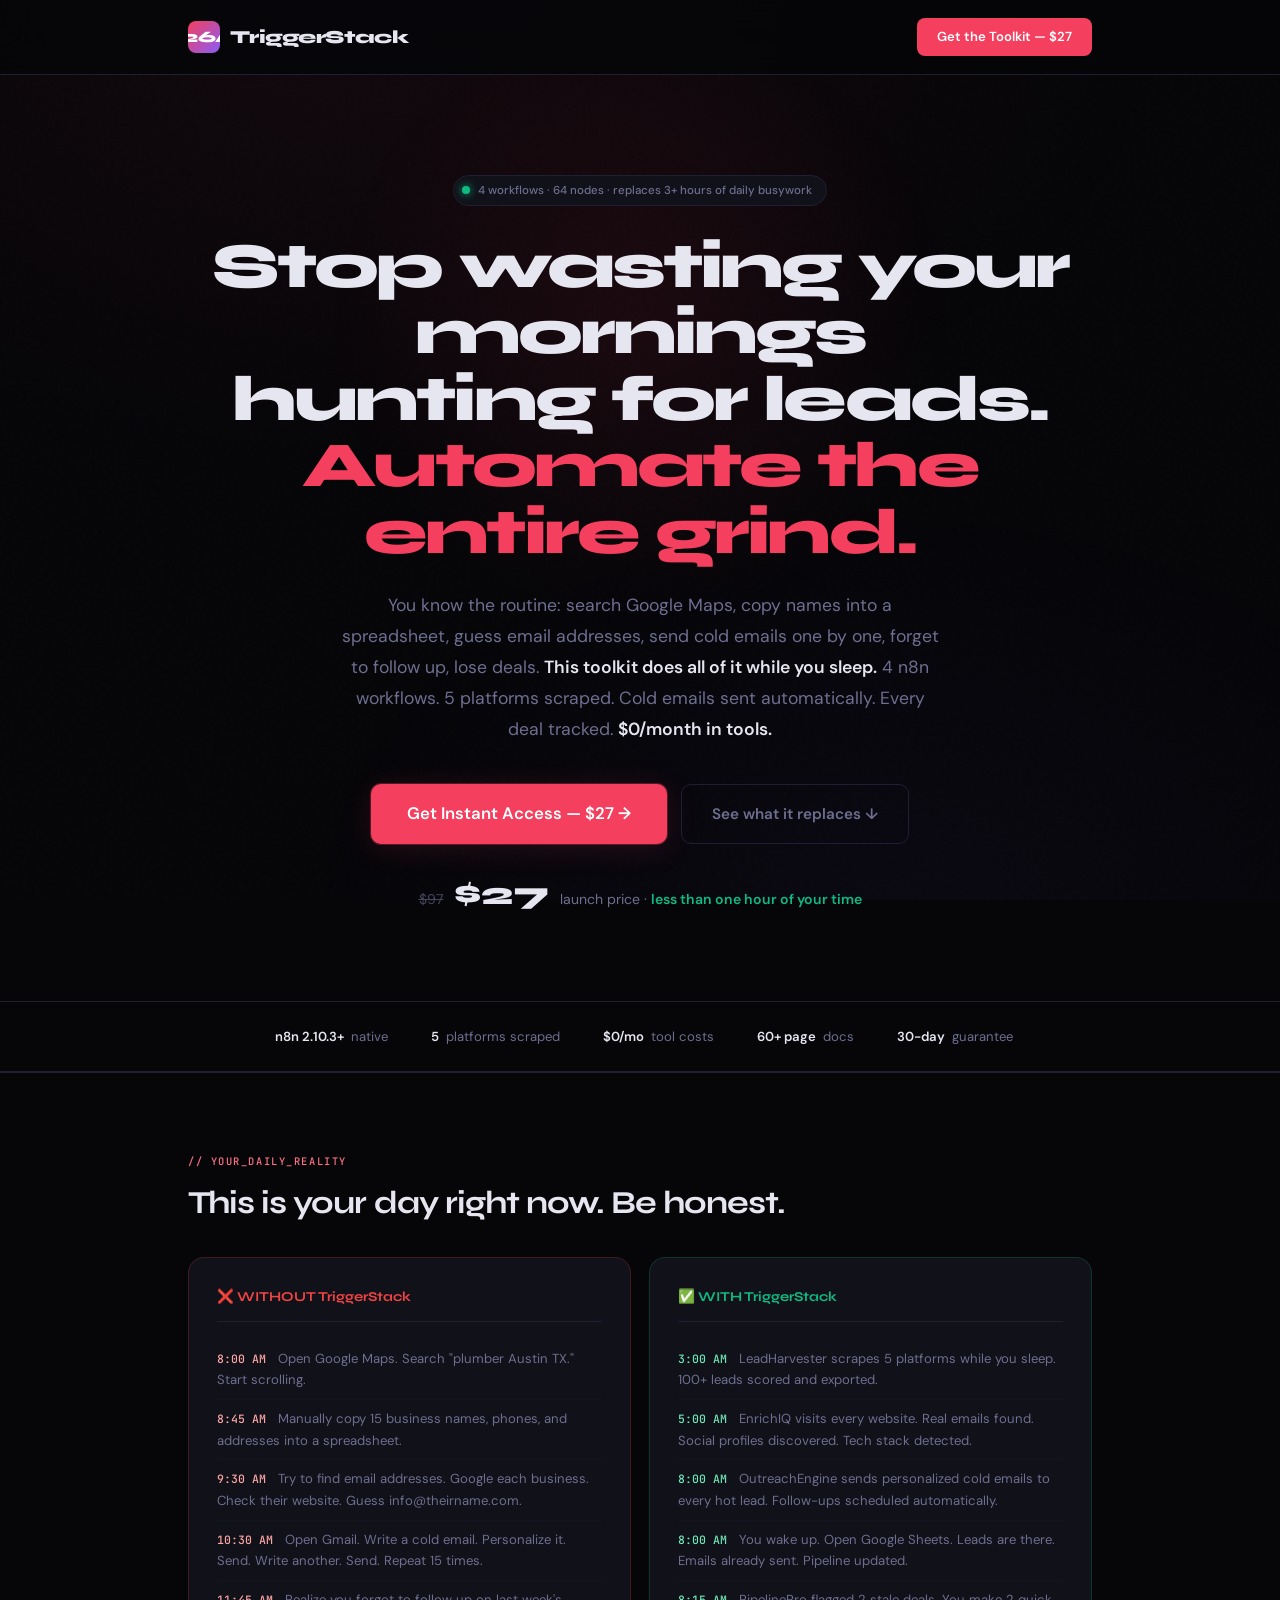
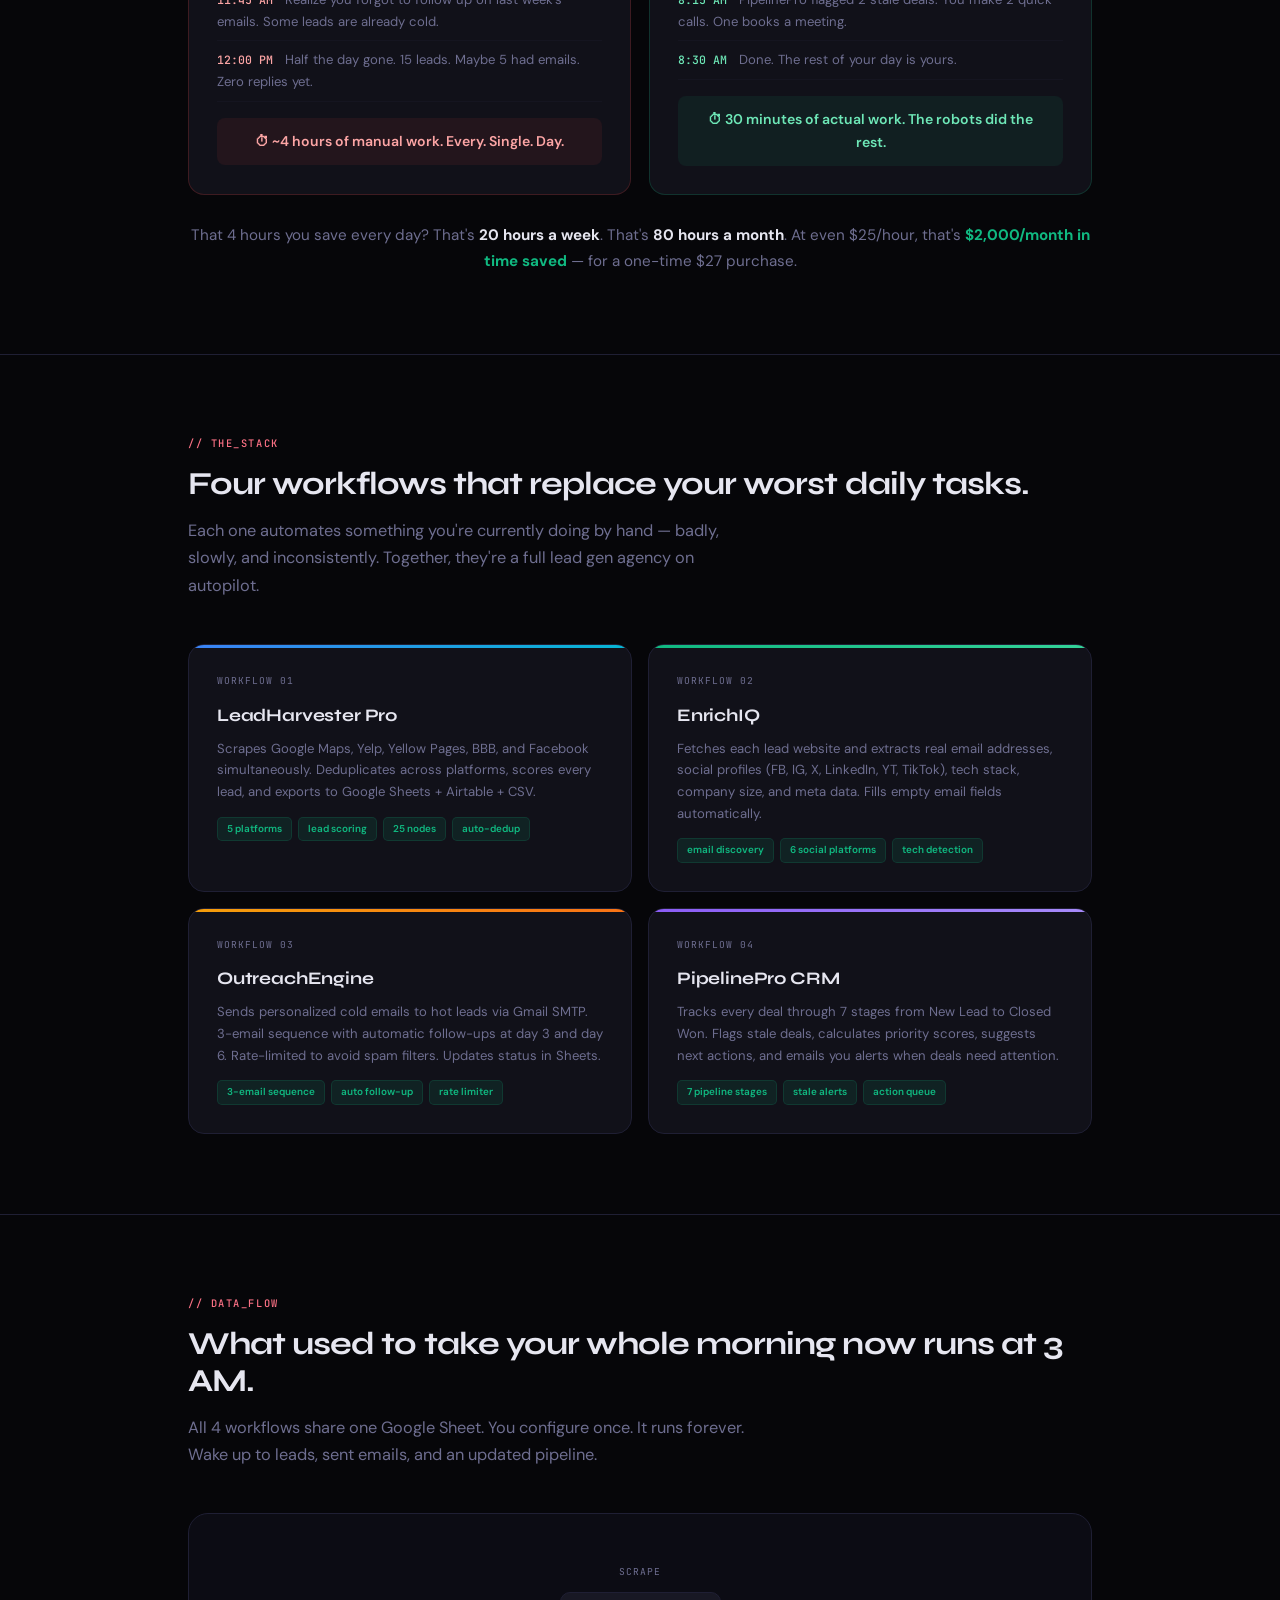
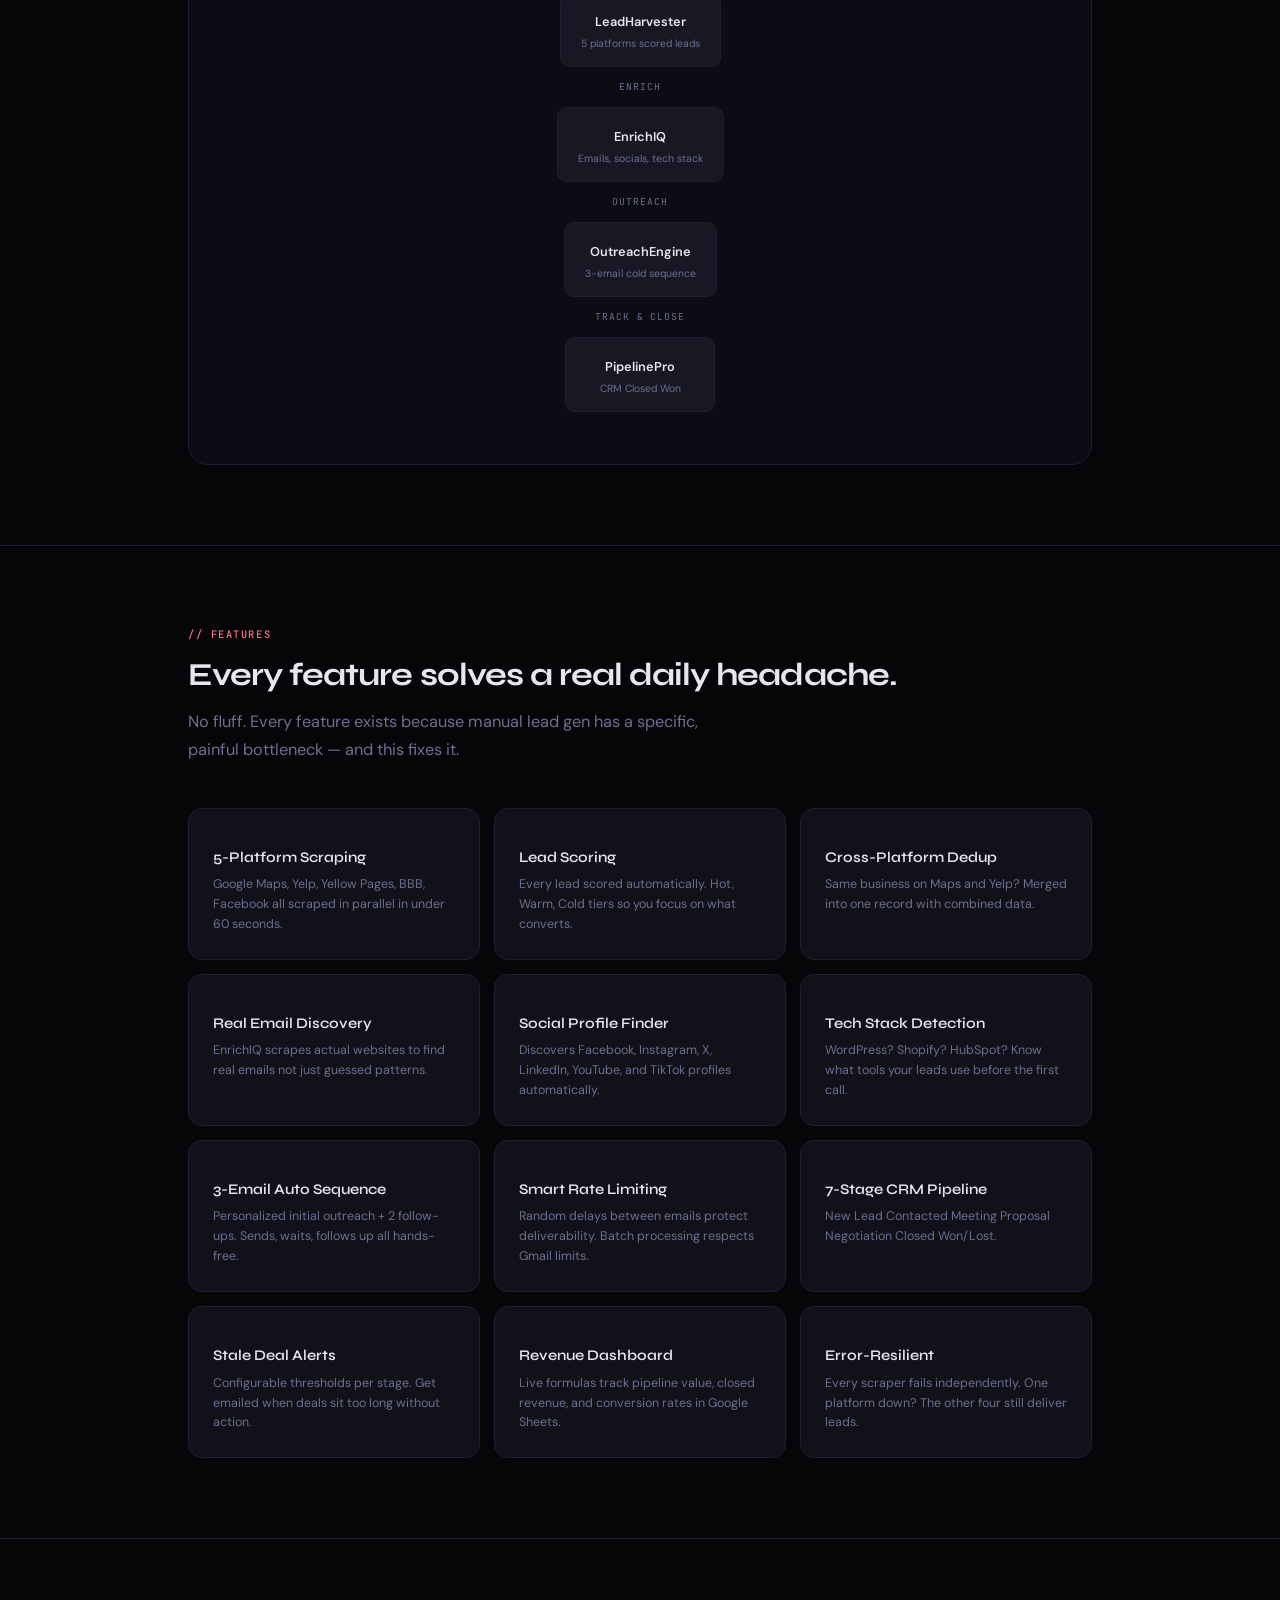
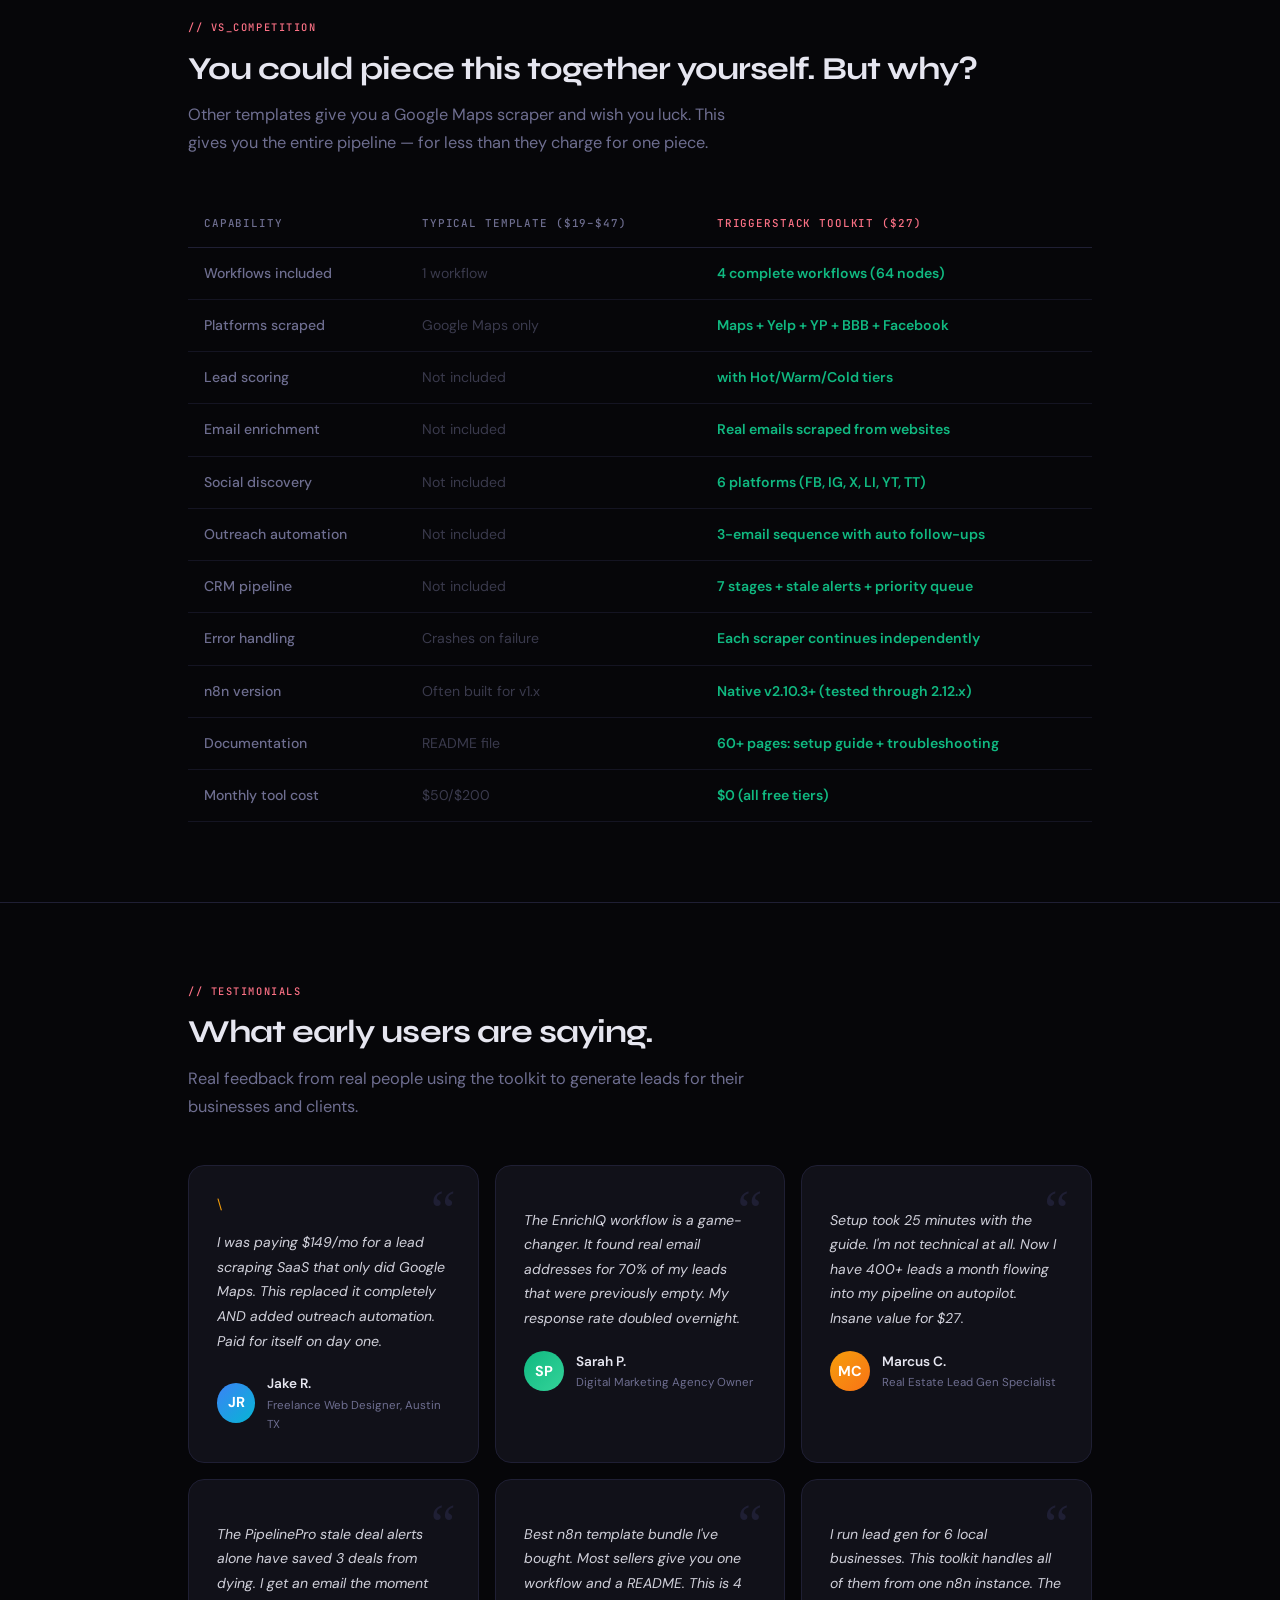
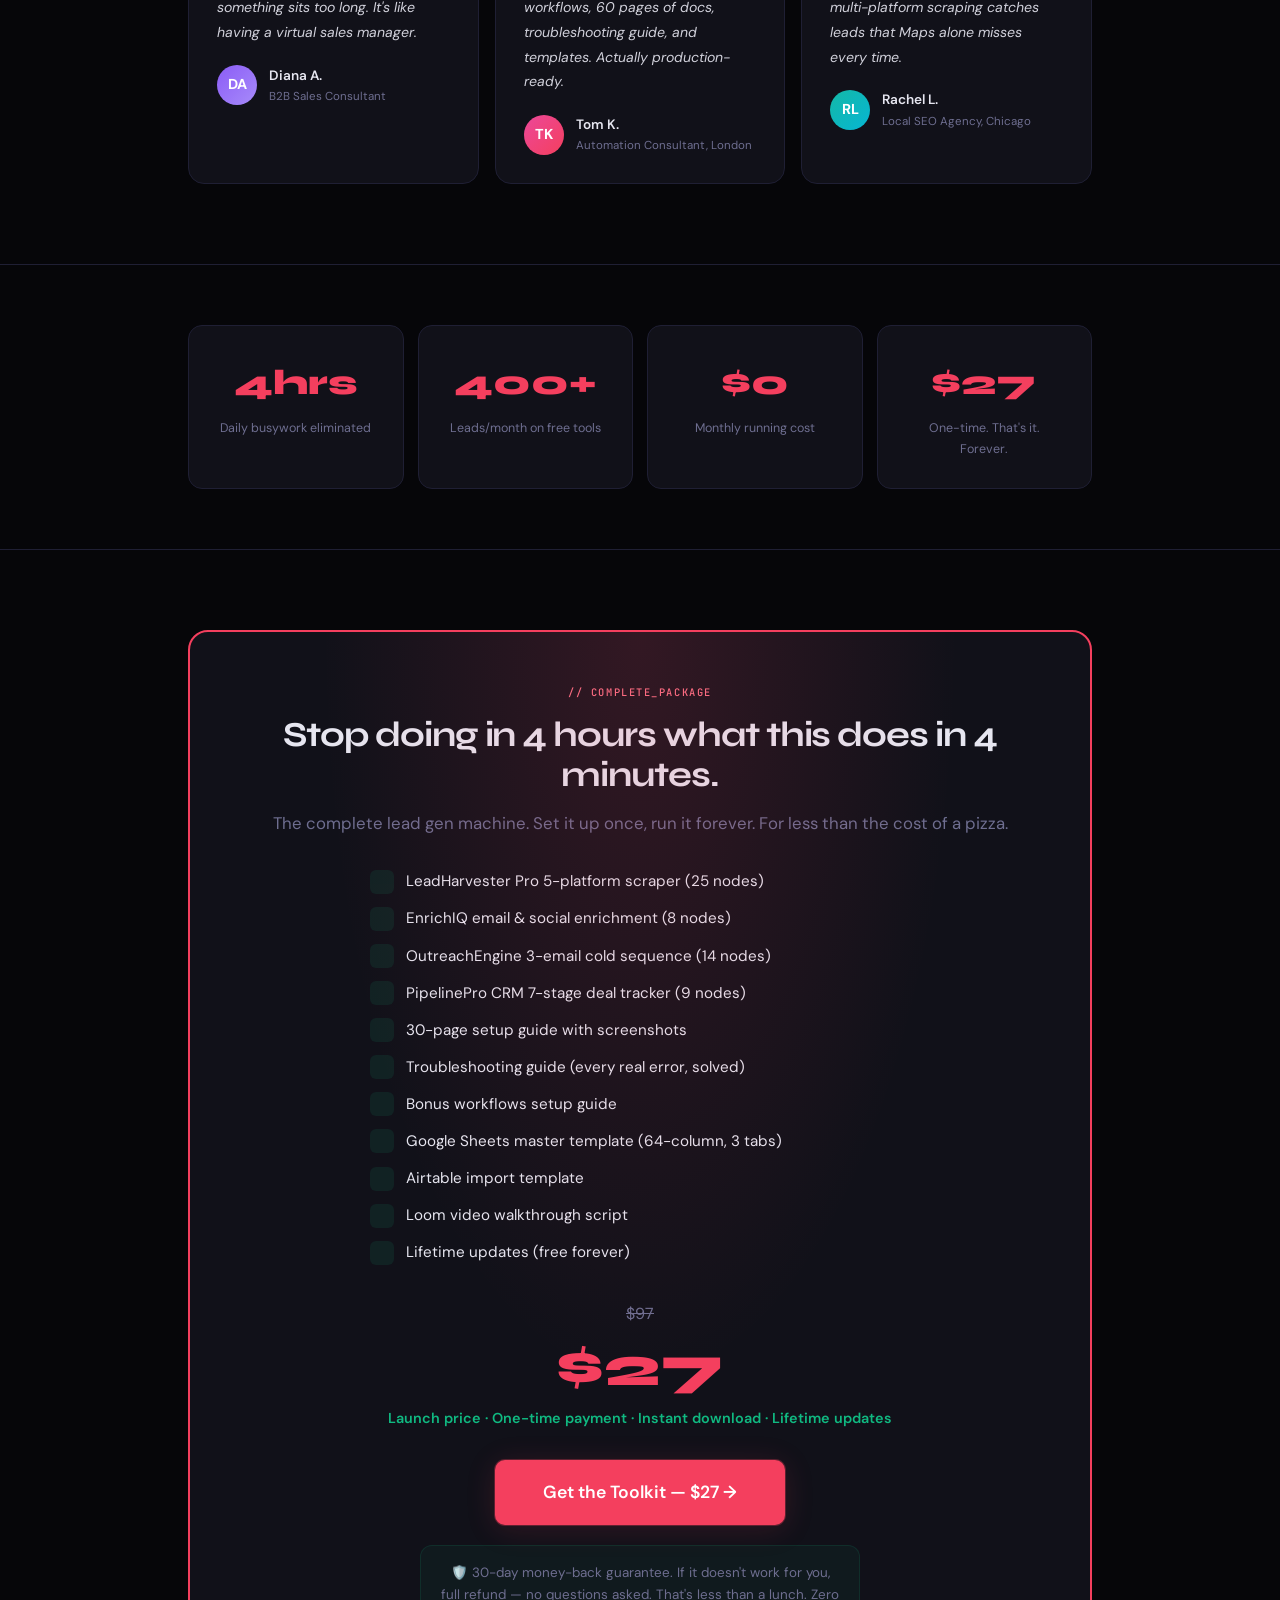
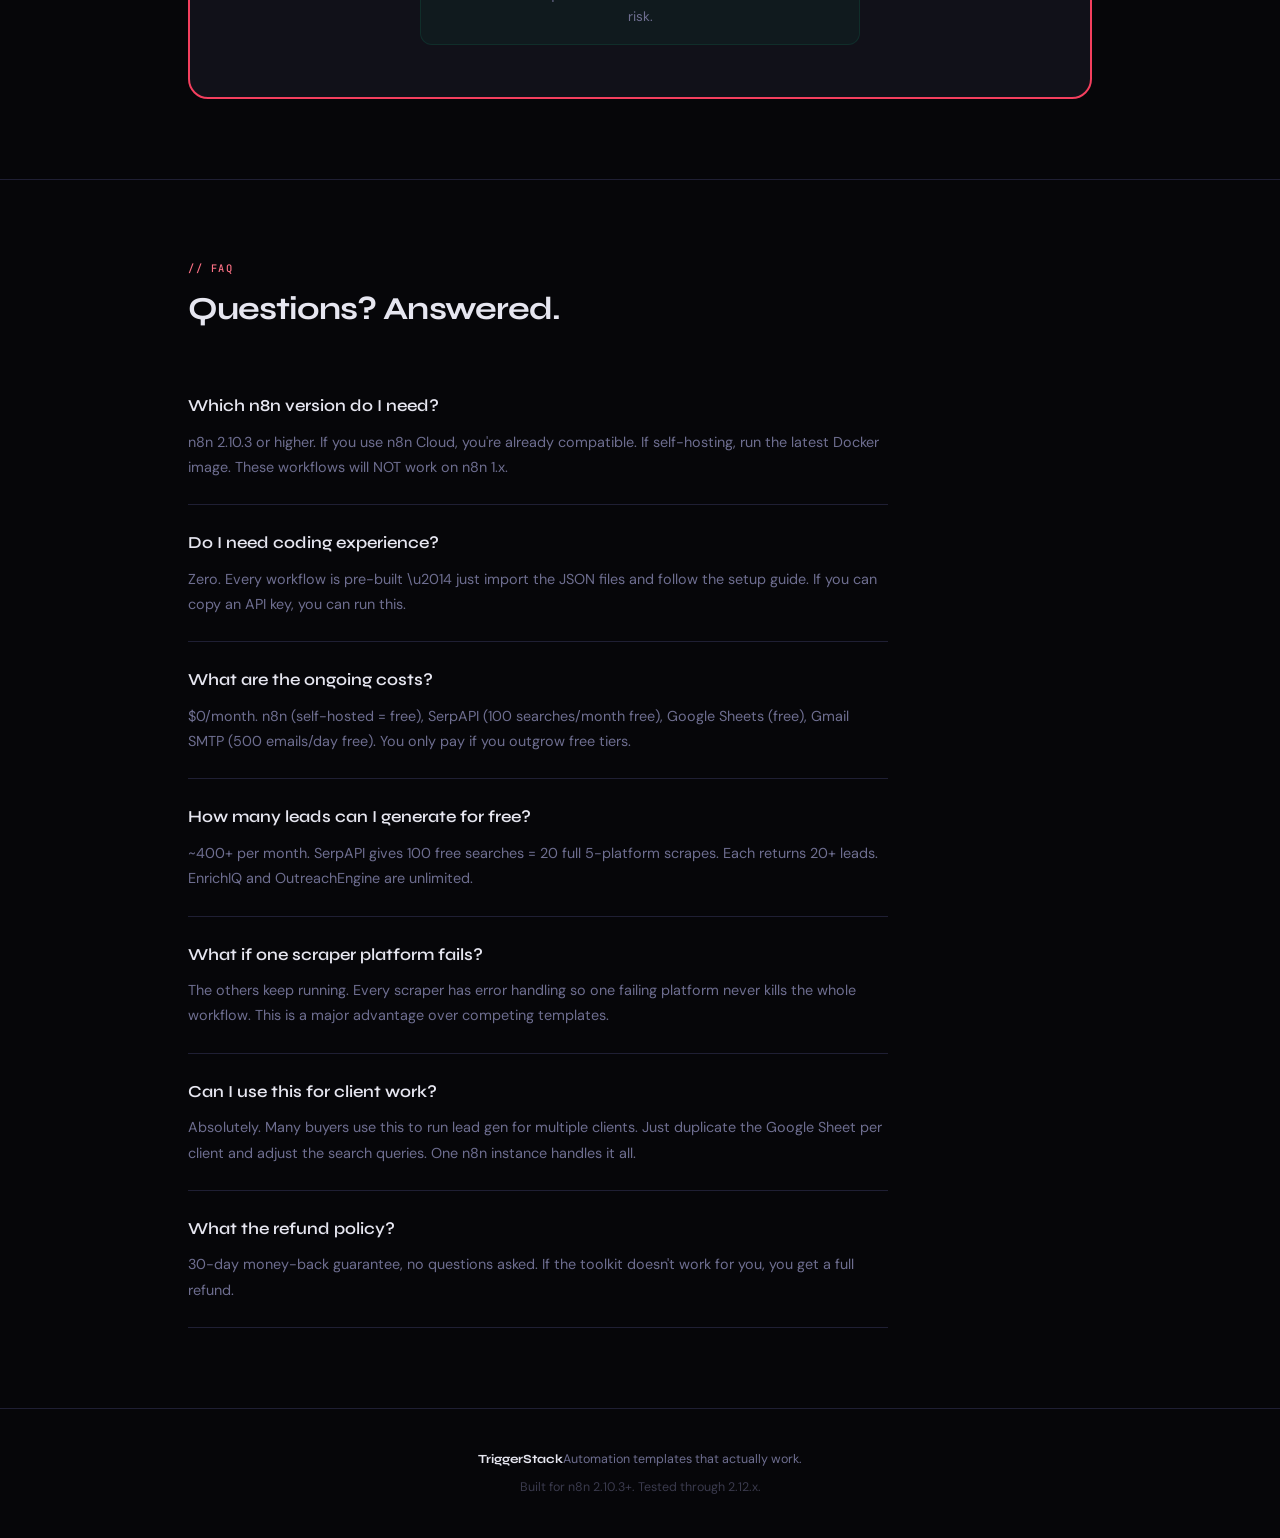
<file: index(1).html>
<!DOCTYPE html>
<html lang="en">
<head>
<meta charset="UTF-8">
<meta name="viewport" content="width=device-width, initial-scale=1.0">
<title>TriggerStack — Lead Gen Agency Toolkit for n8n</title>
<meta name="description" content="4 n8n workflows that scrape leads from 5 platforms, enrich with emails & socials, send cold email sequences, and track deals in a CRM pipeline. $0/month tools. Built for n8n 2.10.3+.">
<meta name="keywords" content="n8n, lead generation, automation, workflow, scraper, cold email, CRM, pipeline, Google Maps, Yelp, no-code, n8n template, TriggerStack">
<meta name="author" content="TriggerStack">
<meta property="og:title" content="TriggerStack — Lead Gen Agency Toolkit for n8n">
<meta property="og:description" content="4 n8n workflows: Scrape 5 platforms, enrich leads, automate cold email, track deals in CRM. Zero monthly cost.">
<meta property="og:type" content="website">
<meta property="og:url" content="https://triggerstack-ops.github.io/triggerstack/">
<meta name="twitter:card" content="summary_large_image">
<meta name="twitter:title" content="TriggerStack — Lead Gen Agency Toolkit for n8n">
<meta name="twitter:description" content="4 n8n workflows: Scrape, Enrich, Outreach, CRM. $0/month. 400+ leads/month on free tiers.">
<link href="https://fonts.googleapis.com/css2?family=Syne:wght@400;500;600;700;800&family=DM+Sans:wght@300;400;500;600;700&family=JetBrains+Mono:wght@400;500&display=swap" rel="stylesheet">
<style>
:root {
  --bg: #060609;
  --s: #0c0c14;
  --c: #111119;
  --c2: #181824;
  --bd: #1f1f34;
  --t: #e6e6f0;
  --m: #6e6e90;
  --a: #f43f5e;
  --a2: #fb7185;
  --ag: rgba(244,63,94,.15);
  --g: #10b981;
  --gg: rgba(16,185,129,.1);
  --cy: #06b6d4;
  --vi: #8b5cf6;
  --o: #f59e0b;
}
* { margin: 0; padding: 0; box-sizing: border-box; }
body { font-family: 'DM Sans', sans-serif; background: var(--bg); color: var(--t); line-height: 1.65; overflow-x: hidden; }

/* Noise texture overlay */
body::after {
  content: ''; position: fixed; inset: 0; z-index: 0; pointer-events: none; opacity: .35;
  background-image: url("data:image/svg+xml,%3Csvg viewBox='0 0 256 256' xmlns='http://www.w3.org/2000/svg'%3E%3Cfilter id='n'%3E%3CfeTurbulence type='fractalNoise' baseFrequency='.85' numOctaves='4' stitchTiles='stitch'/%3E%3C/filter%3E%3Crect width='100%25' height='100%25' filter='url(%23n)' opacity='.04'/%3E%3C/svg%3E");
}
body::before {
  content: ''; position: fixed; inset: 0; z-index: 0; pointer-events: none;
  background: radial-gradient(ellipse 800px 500px at 30% 0%, rgba(244,63,94,.06), transparent),
              radial-gradient(ellipse 600px 400px at 70% 100%, rgba(139,92,246,.04), transparent);
}

.ct { max-width: 960px; margin: 0 auto; padding: 0 28px; position: relative; z-index: 1; }

/* NAV */
nav { padding: 18px 0; border-bottom: 1px solid var(--bd); position: sticky; top: 0; background: rgba(6,6,9,.92); backdrop-filter: blur(20px); z-index: 100; }
nav .ct { display: flex; justify-content: space-between; align-items: center; }
.logo { font-family: 'Syne', sans-serif; font-size: 1.15rem; font-weight: 800; letter-spacing: -.03em; display: flex; align-items: center; gap: 10px; }
.logo-mark {
  width: 32px; height: 32px; border-radius: 8px; position: relative; overflow: hidden;
  background: linear-gradient(135deg, var(--a), var(--vi));
  display: flex; align-items: center; justify-content: center;
}
.logo-mark::after { content: '\u26A1'; font-size: 16px; filter: brightness(2); }
.nav-cta { font-family: 'DM Sans'; font-size: .82rem; font-weight: 600; padding: 8px 20px; border-radius: 8px; background: var(--a); color: #fff; text-decoration: none; transition: all .2s; border: none; cursor: pointer; }
.nav-cta:hover { background: #e11d48; transform: translateY(-1px); }

/* HERO */
.hero { padding: 100px 0 80px; text-align: center; position: relative; }
.hero::before { content: ''; position: absolute; top: -100px; left: 50%; transform: translateX(-50%); width: 900px; height: 700px; background: radial-gradient(circle, rgba(244,63,94,.08), transparent 55%); pointer-events: none; }
.eyebrow {
  display: inline-flex; align-items: center; gap: 8px; padding: 5px 14px 5px 8px;
  border-radius: 100px; background: var(--c); border: 1px solid var(--bd);
  font-size: .72rem; font-weight: 500; color: var(--m); margin-bottom: 28px;
}
.eyebrow .live { width: 8px; height: 8px; border-radius: 50%; background: var(--g); box-shadow: 0 0 8px var(--g); animation: blink 2s infinite; }
@keyframes blink { 0%,100%{opacity:1} 50%{opacity:.3} }
h1 { font-family: 'Syne', sans-serif; font-size: clamp(2.4rem, 5.5vw, 4rem); font-weight: 800; letter-spacing: -.045em; line-height: 1.04; margin-bottom: 24px; }
h1 .accent { color: var(--a); }
h1 .fade { color: var(--m); font-weight: 500; }
.hero-sub { font-size: 1.1rem; color: var(--m); max-width: 600px; margin: 0 auto 40px; line-height: 1.75; font-weight: 400; }
.hero-sub strong { color: var(--t); font-weight: 600; }
.hero-ctas { display: flex; gap: 14px; justify-content: center; flex-wrap: wrap; margin-bottom: 24px; }
.btn { padding: 14px 30px; border-radius: 10px; font-family: 'DM Sans'; font-size: .95rem; font-weight: 600; cursor: pointer; text-decoration: none; display: inline-flex; align-items: center; gap: 8px; transition: all .25s; border: none; }
.btn-hero { background: var(--a); color: #fff; box-shadow: 0 4px 30px var(--ag), 0 0 0 1px rgba(244,63,94,.3); font-size: 1.05rem; padding: 16px 36px; }
.btn-hero:hover { transform: translateY(-2px); box-shadow: 0 8px 50px var(--ag); background: #e11d48; }
.btn-ghost { background: transparent; color: var(--m); border: 1px solid var(--bd); }
.btn-ghost:hover { border-color: var(--a2); color: var(--t); }
.hero-price { font-size: .88rem; color: var(--m); }
.hero-price .was { text-decoration: line-through; opacity: .6; }
.hero-price .now { font-family: 'Syne'; font-size: 2rem; font-weight: 800; color: var(--t); margin: 0 6px; }
.hero-price .note { color: var(--g); font-weight: 600; }

/* TRUST BAR */
.trust { padding: 24px 0; border-top: 1px solid var(--bd); border-bottom: 1px solid var(--bd); }
.trust-inner { display: flex; justify-content: center; gap: 36px; flex-wrap: wrap; }
.trust-item { display: flex; align-items: center; gap: 7px; font-size: .82rem; color: var(--m); }
.trust-icon { font-size: 1rem; }
.trust-bold { color: var(--t); font-weight: 600; }

/* SECTIONS */
.sl { font-family: 'JetBrains Mono'; font-size: .65rem; font-weight: 500; letter-spacing: .15em; text-transform: uppercase; color: var(--a2); margin-bottom: 14px; }
h2 { font-family: 'Syne'; font-size: 2rem; font-weight: 700; letter-spacing: -.03em; margin-bottom: 14px; line-height: 1.15; }
.sd { color: var(--m); max-width: 560px; margin-bottom: 44px; font-size: 1.02rem; line-height: 1.7; }

/* 4 WORKFLOWS */
.wf-section { padding: 80px 0; border-top: 1px solid var(--bd); }
.wf-grid { display: grid; grid-template-columns: repeat(2, 1fr); gap: 16px; margin-top: 40px; }
.wf-card { background: var(--c); border: 1px solid var(--bd); border-radius: 16px; padding: 28px; transition: all .35s; position: relative; overflow: hidden; }
.wf-card:hover { border-color: rgba(244,63,94,.4); transform: translateY(-4px); box-shadow: 0 20px 50px rgba(0,0,0,.4); }
.wf-card::before { content: ''; position: absolute; top: 0; left: 0; right: 0; height: 3px; }
.wf-card:nth-child(1)::before { background: linear-gradient(90deg, #3b82f6, #06b6d4); }
.wf-card:nth-child(2)::before { background: linear-gradient(90deg, #10b981, #34d399); }
.wf-card:nth-child(3)::before { background: linear-gradient(90deg, #f59e0b, #f97316); }
.wf-card:nth-child(4)::before { background: linear-gradient(90deg, #8b5cf6, #a78bfa); }
.wf-label { font-family: 'JetBrains Mono'; font-size: .6rem; letter-spacing: .1em; text-transform: uppercase; color: var(--m); margin-bottom: 10px; }
.wf-icon { font-size: 1.8rem; margin-bottom: 12px; }
.wf-card h3 { font-family: 'Syne'; font-size: 1.1rem; font-weight: 700; margin-bottom: 8px; letter-spacing: -.01em; }
.wf-card p { font-size: .82rem; color: var(--m); line-height: 1.65; margin-bottom: 14px; }
.wf-tags { display: flex; flex-wrap: wrap; gap: 6px; }
.wf-tag { font-size: .62rem; font-weight: 600; padding: 3px 9px; border-radius: 5px; background: var(--gg); color: var(--g); border: 1px solid rgba(16,185,129,.15); }

/* PIPELINE FLOW */
.flow-section { padding: 80px 0; border-top: 1px solid var(--bd); }
.flow-box { background: var(--s); border: 1px solid var(--bd); border-radius: 20px; padding: 40px 32px; }
.flow-row { display: flex; align-items: center; justify-content: center; gap: 10px; flex-wrap: wrap; margin: 12px 0; }
.flow-node { background: var(--c2); border: 1px solid var(--bd); border-radius: 10px; padding: 14px 20px; text-align: center; min-width: 150px; transition: all .2s; }
.flow-node:hover { border-color: var(--a); }
.flow-node .fn-i { font-size: 1.4rem; margin-bottom: 4px; }
.flow-node .fn-n { font-size: .8rem; font-weight: 600; }
.flow-node .fn-d { font-size: .65rem; color: var(--m); margin-top: 3px; }
.flow-arr { color: var(--m); font-size: 1.2rem; }
.flow-label { text-align: center; font-family: 'JetBrains Mono'; font-size: .6rem; color: var(--m); letter-spacing: .1em; text-transform: uppercase; margin: 10px 0; }

/* FEATURES GRID */
.feat-section { padding: 80px 0; border-top: 1px solid var(--bd); }
.feat-grid { display: grid; grid-template-columns: repeat(3, 1fr); gap: 14px; margin-top: 40px; }
.feat-card { background: var(--c); border: 1px solid var(--bd); border-radius: 14px; padding: 24px; transition: border-color .3s; }
.feat-card:hover { border-color: rgba(244,63,94,.3); }
.feat-icon { font-size: 1.6rem; margin-bottom: 12px; }
.feat-card h4 { font-family: 'Syne'; font-size: .92rem; font-weight: 600; margin-bottom: 6px; }
.feat-card p { font-size: .78rem; color: var(--m); line-height: 1.6; }

/* COMPARISON TABLE */
.comp-section { padding: 80px 0; border-top: 1px solid var(--bd); }
.comp-table { width: 100%; border-collapse: collapse; font-size: .88rem; margin-top: 36px; }
.comp-table th { text-align: left; padding: 14px 16px; font-family: 'JetBrains Mono'; font-weight: 500; font-size: .68rem; letter-spacing: .08em; text-transform: uppercase; color: var(--m); border-bottom: 1px solid var(--bd); }
.comp-table th:last-child { color: var(--a2); }
.comp-table td { padding: 14px 16px; border-bottom: 1px solid rgba(31,31,52,.6); }
.comp-table tr:hover td { background: rgba(244,63,94,.02); }
.comp-table td:first-child { color: var(--m); font-weight: 500; }
.comp-table td:nth-child(2) { color: var(--m); opacity: .5; }
.comp-table td:last-child { color: var(--g); font-weight: 600; }

/* TESTIMONIALS */
.test-section { padding: 80px 0; border-top: 1px solid var(--bd); }
.test-grid { display: grid; grid-template-columns: repeat(3, 1fr); gap: 16px; margin-top: 40px; }
.test-card { background: var(--c); border: 1px solid var(--bd); border-radius: 16px; padding: 28px; position: relative; transition: border-color .3s; }
.test-card:hover { border-color: rgba(244,63,94,.25); }
.test-card::before { content: '\201C'; position: absolute; top: 16px; right: 22px; font-size: 3.5rem; color: var(--bd); font-family: Georgia, serif; line-height: 1; }
.test-stars { color: var(--o); font-size: .85rem; margin-bottom: 14px; letter-spacing: 2px; }
.test-text { font-size: .88rem; color: var(--t); line-height: 1.75; margin-bottom: 20px; font-style: italic; opacity: .9; }
.test-author { display: flex; align-items: center; gap: 12px; }
.test-av { width: 40px; height: 40px; border-radius: 50%; display: flex; align-items: center; justify-content: center; font-size: .9rem; font-weight: 700; color: #fff; }
.test-name { font-weight: 600; font-size: .85rem; }
.test-role { font-size: .72rem; color: var(--m); }

/* NUMBERS */
.nums-section { padding: 60px 0; border-top: 1px solid var(--bd); }
.nums-grid { display: grid; grid-template-columns: repeat(4, 1fr); gap: 14px; }
.num-card { background: var(--c); border: 1px solid var(--bd); border-radius: 14px; padding: 28px; text-align: center; }
.num-val { font-family: 'Syne'; font-size: 2.2rem; font-weight: 800; color: var(--a); }
.num-label { font-size: .78rem; color: var(--m); margin-top: 6px; }

/* PACKAGE / CTA */
.pkg-section { padding: 80px 0; border-top: 1px solid var(--bd); }
.pkg-box {
  background: var(--c); border: 2px solid var(--a); border-radius: 20px;
  padding: 52px 48px; text-align: center; position: relative; overflow: hidden;
}
.pkg-box::before { content: ''; position: absolute; inset: 0; background: radial-gradient(ellipse at 50% 0%, var(--ag), transparent 50%); pointer-events: none; }
.pkg-items { display: flex; flex-direction: column; gap: 12px; margin: 32px 0; text-align: left; max-width: 540px; margin-left: auto; margin-right: auto; }
.pkg-item { display: flex; align-items: center; gap: 12px; font-size: .95rem; }
.pkg-check { width: 24px; height: 24px; background: var(--gg); border-radius: 6px; display: flex; align-items: center; justify-content: center; font-size: 12px; color: var(--g); flex-shrink: 0; }
.pkg-final { margin-top: 36px; }
.pkg-was { font-size: 1rem; text-decoration: line-through; color: var(--m); }
.pkg-price { font-family: 'Syne'; font-size: 3.5rem; font-weight: 800; color: var(--a); display: block; line-height: 1.1; margin: 8px 0; }
.pkg-save { color: var(--g); font-weight: 600; font-size: .9rem; }
.pkg-guarantee { margin-top: 20px; padding: 16px 20px; background: rgba(16,185,129,.05); border: 1px solid rgba(16,185,129,.12); border-radius: 12px; font-size: .84rem; color: var(--m); max-width: 440px; margin-left: auto; margin-right: auto; }

/* FAQ */
.faq-section { padding: 80px 0; border-top: 1px solid var(--bd); }
.faq-list { margin-top: 40px; max-width: 700px; }
.faq-item { border-bottom: 1px solid var(--bd); padding: 24px 0; }
.faq-q { font-family: 'Syne'; font-weight: 600; margin-bottom: 10px; font-size: 1.05rem; }
.faq-a { color: var(--m); font-size: .9rem; line-height: 1.75; }

footer { padding: 40px 0; border-top: 1px solid var(--bd); text-align: center; }
footer p { color: var(--m); font-size: .78rem; }
footer .ft-brand { font-family: 'Syne'; font-weight: 700; color: var(--t); }

/* PAIN SECTION */
.pain-section { padding: 80px 0; border-top: 1px solid var(--bd); }
.pain-grid { display: grid; grid-template-columns: repeat(2, 1fr); gap: 18px; margin-top: 36px; }
.pain-card { background: var(--c); border: 1px solid var(--bd); border-radius: 16px; padding: 28px; }
.pain-before { border-color: rgba(239,68,68,.2); }
.pain-after { border-color: rgba(16,185,129,.2); }
.pain-label { font-family: 'Syne'; font-size: .85rem; font-weight: 700; margin-bottom: 18px; padding-bottom: 12px; border-bottom: 1px solid var(--bd); }
.pain-before .pain-label { color: #ef4444; }
.pain-after .pain-label { color: #10b981; }
.pain-item { font-size: .82rem; color: var(--m); line-height: 1.65; padding: 8px 0; border-bottom: 1px solid rgba(31,31,52,.3); }
.pain-item:last-of-type { border-bottom: none; }
.pain-time { font-family: 'JetBrains Mono'; font-size: .72rem; font-weight: 500; color: var(--t); margin-right: 8px; }
.pain-before .pain-time { color: #fca5a5; }
.pain-after .pain-time { color: #6ee7b7; }
.pain-total { margin-top: 16px; padding: 12px 16px; border-radius: 8px; font-size: .88rem; font-weight: 600; text-align: center; }
.pain-before .pain-total { background: rgba(239,68,68,.08); color: #fca5a5; }
.pain-after .pain-total { background: rgba(16,185,129,.08); color: #6ee7b7; }

@media (max-width: 768px) {
  .wf-grid, .feat-grid, .test-grid { grid-template-columns: 1fr; }
  .nums-grid { grid-template-columns: repeat(2, 1fr); }
  .comp-section { overflow-x: auto; }
  .pkg-box { padding: 36px 24px; }
  .trust-inner { gap: 16px; }
  .pain-grid { grid-template-columns: 1fr; }
}
</style>
</head>
<body>

<nav>
  <div class="ct">
    <div class="logo"><div class="logo-mark"></div>TriggerStack</div>
    <a href="https://payhip.com/b/MOhmU" class="nav-cta" target="_blank" rel="noopener">Get the Toolkit — $27</a>
  </div>
</nav>

<!-- HERO -->
<section class="hero">
  <div class="ct">
    <div class="eyebrow"><span class="live"></span> 4 workflows · 64 nodes · replaces 3+ hours of daily busywork</div>
    <h1>Stop wasting your mornings<br>hunting for leads.<br><span class="accent">Automate the entire grind.</span></h1>
    <p class="hero-sub">You know the routine: search Google Maps, copy names into a spreadsheet, guess email addresses, send cold emails one by one, forget to follow up, lose deals. <strong>This toolkit does all of it while you sleep.</strong> 4 n8n workflows. 5 platforms scraped. Cold emails sent automatically. Every deal tracked. <strong>$0/month in tools.</strong></p>
    <div class="hero-ctas">
      <a href="https://payhip.com/b/MOhmU" class="btn btn-hero" target="_blank" rel="noopener">Get Instant Access — $27 →</a>
      <a href="#pain" class="btn btn-ghost">See what it replaces ↓</a>
    </div>
    <div class="hero-price"><span class="was">$97</span> <span class="now">$27</span> launch price · <span class="note">less than one hour of your time</span></div>
  </div>
</section>

<!-- TRUST BAR -->
<section class="trust">
  <div class="ct">
    <div class="trust-inner">
      <div class="trust-item"><span class="trust-icon"></span> <span class="trust-bold">n8n 2.10.3+</span> native</div>
      <div class="trust-item"><span class="trust-icon"></span> <span class="trust-bold">5</span> platforms scraped</div>
      <div class="trust-item"><span class="trust-icon"></span> <span class="trust-bold">$0/mo</span> tool costs</div>
      <div class="trust-item"><span class="trust-icon"></span> <span class="trust-bold">60+ page</span> docs</div>
      <div class="trust-item"><span class="trust-icon"></span> <span class="trust-bold">30-day</span> guarantee</div>
    </div>
  </div>
</section>

<!-- YOUR DAY: BEFORE vs AFTER -->
<section class="pain-section" id="pain">
  <div class="ct">
    <div class="sl">// your_daily_reality</div>
    <h2>This is your day right now. Be honest.</h2>
    <div class="pain-grid">
      <div class="pain-card pain-before">
        <div class="pain-label">❌ WITHOUT TriggerStack</div>
        <div class="pain-item"><span class="pain-time">8:00 AM</span> Open Google Maps. Search "plumber Austin TX." Start scrolling.</div>
        <div class="pain-item"><span class="pain-time">8:45 AM</span> Manually copy 15 business names, phones, and addresses into a spreadsheet.</div>
        <div class="pain-item"><span class="pain-time">9:30 AM</span> Try to find email addresses. Google each business. Check their website. Guess info@theirname.com.</div>
        <div class="pain-item"><span class="pain-time">10:30 AM</span> Open Gmail. Write a cold email. Personalize it. Send. Write another. Send. Repeat 15 times.</div>
        <div class="pain-item"><span class="pain-time">11:45 AM</span> Realize you forgot to follow up on last week's emails. Some leads are already cold.</div>
        <div class="pain-item"><span class="pain-time">12:00 PM</span> Half the day gone. 15 leads. Maybe 5 had emails. Zero replies yet.</div>
        <div class="pain-total">⏱ ~4 hours of manual work. Every. Single. Day.</div>
      </div>
      <div class="pain-card pain-after">
        <div class="pain-label">✅ WITH TriggerStack</div>
        <div class="pain-item"><span class="pain-time">3:00 AM</span> LeadHarvester scrapes 5 platforms while you sleep. 100+ leads scored and exported.</div>
        <div class="pain-item"><span class="pain-time">5:00 AM</span> EnrichIQ visits every website. Real emails found. Social profiles discovered. Tech stack detected.</div>
        <div class="pain-item"><span class="pain-time">8:00 AM</span> OutreachEngine sends personalized cold emails to every hot lead. Follow-ups scheduled automatically.</div>
        <div class="pain-item"><span class="pain-time">8:00 AM</span> You wake up. Open Google Sheets. Leads are there. Emails already sent. Pipeline updated.</div>
        <div class="pain-item"><span class="pain-time">8:15 AM</span> PipelinePro flagged 2 stale deals. You make 2 quick calls. One books a meeting.</div>
        <div class="pain-item"><span class="pain-time">8:30 AM</span> Done. The rest of your day is yours.</div>
        <div class="pain-total">⏱ 30 minutes of actual work. The robots did the rest.</div>
      </div>
    </div>
    <p style="text-align:center;color:var(--m);margin-top:28px;font-size:.95rem;">That 4 hours you save every day? That's <strong style="color:var(--t)">20 hours a week</strong>. That's <strong style="color:var(--t)">80 hours a month</strong>. At even $25/hour, that's <strong style="color:var(--g)">$2,000/month in time saved</strong> — for a one-time $27 purchase.</p>
  </div>
</section>

<!-- 4 WORKFLOWS -->
<section class="wf-section" id="workflows">
  <div class="ct">
    <div class="sl">// the_stack</div>
    <h2>Four workflows that replace your worst daily tasks.</h2>
    <p class="sd">Each one automates something you're currently doing by hand — badly, slowly, and inconsistently. Together, they're a full lead gen agency on autopilot.</p>
    <div class="wf-grid">
      <div class="wf-card">
        <div class="wf-label">workflow 01</div>
        <div class="wf-icon"></div>
        <h3>LeadHarvester Pro</h3>
        <p>Scrapes Google Maps, Yelp, Yellow Pages, BBB, and Facebook simultaneously. Deduplicates across platforms, scores every lead, and exports to Google Sheets + Airtable + CSV.</p>
        <div class="wf-tags"><span class="wf-tag">5 platforms</span><span class="wf-tag">lead scoring</span><span class="wf-tag">25 nodes</span><span class="wf-tag">auto-dedup</span></div>
      </div>
      <div class="wf-card">
        <div class="wf-label">workflow 02</div>
        <div class="wf-icon"></div>
        <h3>EnrichIQ</h3>
        <p>Fetches each lead website and extracts real email addresses, social profiles (FB, IG, X, LinkedIn, YT, TikTok), tech stack, company size, and meta data. Fills empty email fields automatically.</p>
        <div class="wf-tags"><span class="wf-tag">email discovery</span><span class="wf-tag">6 social platforms</span><span class="wf-tag">tech detection</span></div>
      </div>
      <div class="wf-card">
        <div class="wf-label">workflow 03</div>
        <div class="wf-icon"></div>
        <h3>OutreachEngine</h3>
        <p>Sends personalized cold emails to hot leads via Gmail SMTP. 3-email sequence with automatic follow-ups at day 3 and day 6. Rate-limited to avoid spam filters. Updates status in Sheets.</p>
        <div class="wf-tags"><span class="wf-tag">3-email sequence</span><span class="wf-tag">auto follow-up</span><span class="wf-tag">rate limiter</span></div>
      </div>
      <div class="wf-card">
        <div class="wf-label">workflow 04</div>
        <div class="wf-icon"></div>
        <h3>PipelinePro CRM</h3>
        <p>Tracks every deal through 7 stages from New Lead to Closed Won. Flags stale deals, calculates priority scores, suggests next actions, and emails you alerts when deals need attention.</p>
        <div class="wf-tags"><span class="wf-tag">7 pipeline stages</span><span class="wf-tag">stale alerts</span><span class="wf-tag">action queue</span></div>
      </div>
    </div>
  </div>
</section>

<!-- PIPELINE FLOW -->
<section class="flow-section">
  <div class="ct">
    <div class="sl">// data_flow</div>
    <h2>What used to take your whole morning now runs at 3 AM.</h2>
    <p class="sd">All 4 workflows share one Google Sheet. You configure once. It runs forever. Wake up to leads, sent emails, and an updated pipeline.</p>
    <div class="flow-box">
      <div class="flow-label">scrape</div>
      <div class="flow-row">
        <div class="flow-node"><div class="fn-i"></div><div class="fn-n">LeadHarvester</div><div class="fn-d">5 platforms scored leads</div></div>
      </div>
      <div class="flow-label">enrich</div>
      <div class="flow-row">
        <div class="flow-node"><div class="fn-i"></div><div class="fn-n">EnrichIQ</div><div class="fn-d">Emails, socials, tech stack</div></div>
      </div>
      <div class="flow-label">outreach</div>
      <div class="flow-row">
        <div class="flow-node"><div class="fn-i"></div><div class="fn-n">OutreachEngine</div><div class="fn-d">3-email cold sequence</div></div>
      </div>
      <div class="flow-label">track & close</div>
      <div class="flow-row">
        <div class="flow-node"><div class="fn-i"></div><div class="fn-n">PipelinePro</div><div class="fn-d">CRM Closed Won</div></div>
      </div>
    </div>
  </div>
</section>

<!-- FEATURES -->
<section class="feat-section">
  <div class="ct">
    <div class="sl">// features</div>
    <h2>Every feature solves a real daily headache.</h2>
    <p class="sd">No fluff. Every feature exists because manual lead gen has a specific, painful bottleneck — and this fixes it.</p>
    <div class="feat-grid">
      <div class="feat-card"><div class="feat-icon"></div><h4>5-Platform Scraping</h4><p>Google Maps, Yelp, Yellow Pages, BBB, Facebook all scraped in parallel in under 60 seconds.</p></div>
      <div class="feat-card"><div class="feat-icon"></div><h4>Lead Scoring</h4><p>Every lead scored automatically. Hot, Warm, Cold tiers so you focus on what converts.</p></div>
      <div class="feat-card"><div class="feat-icon"></div><h4>Cross-Platform Dedup</h4><p>Same business on Maps and Yelp? Merged into one record with combined data.</p></div>
      <div class="feat-card"><div class="feat-icon"></div><h4>Real Email Discovery</h4><p>EnrichIQ scrapes actual websites to find real emails not just guessed patterns.</p></div>
      <div class="feat-card"><div class="feat-icon"></div><h4>Social Profile Finder</h4><p>Discovers Facebook, Instagram, X, LinkedIn, YouTube, and TikTok profiles automatically.</p></div>
      <div class="feat-card"><div class="feat-icon"></div><h4>Tech Stack Detection</h4><p>WordPress? Shopify? HubSpot? Know what tools your leads use before the first call.</p></div>
      <div class="feat-card"><div class="feat-icon"></div><h4>3-Email Auto Sequence</h4><p>Personalized initial outreach + 2 follow-ups. Sends, waits, follows up all hands-free.</p></div>
      <div class="feat-card"><div class="feat-icon"></div><h4>Smart Rate Limiting</h4><p>Random delays between emails protect deliverability. Batch processing respects Gmail limits.</p></div>
      <div class="feat-card"><div class="feat-icon"></div><h4>7-Stage CRM Pipeline</h4><p>New Lead Contacted Meeting Proposal Negotiation Closed Won/Lost.</p></div>
      <div class="feat-card"><div class="feat-icon"></div><h4>Stale Deal Alerts</h4><p>Configurable thresholds per stage. Get emailed when deals sit too long without action.</p></div>
      <div class="feat-card"><div class="feat-icon"></div><h4>Revenue Dashboard</h4><p>Live formulas track pipeline value, closed revenue, and conversion rates in Google Sheets.</p></div>
      <div class="feat-card"><div class="feat-icon"></div><h4>Error-Resilient</h4><p>Every scraper fails independently. One platform down? The other four still deliver leads.</p></div>
    </div>
  </div>
</section>

<!-- COMPARISON -->
<section class="comp-section">
  <div class="ct">
    <div class="sl">// vs_competition</div>
    <h2>You could piece this together yourself. But why?</h2>
    <p class="sd">Other templates give you a Google Maps scraper and wish you luck. This gives you the entire pipeline — for less than they charge for one piece.</p>
    <table class="comp-table">
      <thead><tr><th>Capability</th><th>Typical template ($19–$47)</th><th>TriggerStack Toolkit ($27)</th></tr></thead>
      <tbody>
        <tr><td>Workflows included</td><td>1 workflow</td><td>4 complete workflows (64 nodes)</td></tr>
        <tr><td>Platforms scraped</td><td>Google Maps only</td><td>Maps + Yelp + YP + BBB + Facebook</td></tr>
        <tr><td>Lead scoring</td><td>Not included</td><td>with Hot/Warm/Cold tiers</td></tr>
        <tr><td>Email enrichment</td><td>Not included</td><td>Real emails scraped from websites</td></tr>
        <tr><td>Social discovery</td><td>Not included</td><td>6 platforms (FB, IG, X, LI, YT, TT)</td></tr>
        <tr><td>Outreach automation</td><td>Not included</td><td>3-email sequence with auto follow-ups</td></tr>
        <tr><td>CRM pipeline</td><td>Not included</td><td>7 stages + stale alerts + priority queue</td></tr>
        <tr><td>Error handling</td><td>Crashes on failure</td><td>Each scraper continues independently</td></tr>
        <tr><td>n8n version</td><td>Often built for v1.x</td><td>Native v2.10.3+ (tested through 2.12.x)</td></tr>
        <tr><td>Documentation</td><td>README file</td><td>60+ pages: setup guide + troubleshooting</td></tr>
        <tr><td>Monthly tool cost</td><td>$50/$200</td><td>$0 (all free tiers)</td></tr>
      </tbody>
    </table>
  </div>
</section>

<!-- TESTIMONIALS -->
<section class="test-section">
  <div class="ct">
    <div class="sl">// testimonials</div>
    <h2>What early users are saying.</h2>
    <p class="sd">Real feedback from real people using the toolkit to generate leads for their businesses and clients.</p>
    <div class="test-grid">
      <div class="test-card">
        <div class="test-stars">\</div>
        <p class="test-text">I was paying $149/mo for a lead scraping SaaS that only did Google Maps. This replaced it completely AND added outreach automation. Paid for itself on day one.</p>
        <div class="test-author">
          <div class="test-av" style="background:linear-gradient(135deg,#3b82f6,#06b6d4)">JR</div>
          <div><div class="test-name">Jake R.</div><div class="test-role">Freelance Web Designer, Austin TX</div></div>
        </div>
      </div>
      <div class="test-card">
        <div class="test-stars"></div>
        <p class="test-text">The EnrichIQ workflow is a game-changer. It found real email addresses for 70% of my leads that were previously empty. My response rate doubled overnight.</p>
        <div class="test-author">
          <div class="test-av" style="background:linear-gradient(135deg,#10b981,#34d399)">SP</div>
          <div><div class="test-name">Sarah P.</div><div class="test-role">Digital Marketing Agency Owner</div></div>
        </div>
      </div>
      <div class="test-card">
        <div class="test-stars"></div>
        <p class="test-text">Setup took 25 minutes with the guide. I'm not technical at all. Now I have 400+ leads a month flowing into my pipeline on autopilot. Insane value for $27.</p>
        <div class="test-author">
          <div class="test-av" style="background:linear-gradient(135deg,#f59e0b,#f97316)">MC</div>
          <div><div class="test-name">Marcus C.</div><div class="test-role">Real Estate Lead Gen Specialist</div></div>
        </div>
      </div>
      <div class="test-card">
        <div class="test-stars"></div>
        <p class="test-text">The PipelinePro stale deal alerts alone have saved 3 deals from dying. I get an email the moment something sits too long. It's like having a virtual sales manager.</p>
        <div class="test-author">
          <div class="test-av" style="background:linear-gradient(135deg,#8b5cf6,#a78bfa)">DA</div>
          <div><div class="test-name">Diana A.</div><div class="test-role">B2B Sales Consultant</div></div>
        </div>
      </div>
      <div class="test-card">
        <div class="test-stars"></div>
        <p class="test-text">Best n8n template bundle I've bought. Most sellers give you one workflow and a README. This is 4 workflows, 60 pages of docs, troubleshooting guide, and templates. Actually production-ready.</p>
        <div class="test-author">
          <div class="test-av" style="background:linear-gradient(135deg,#ec4899,#f43f5e)">TK</div>
          <div><div class="test-name">Tom K.</div><div class="test-role">Automation Consultant, London</div></div>
        </div>
      </div>
      <div class="test-card">
        <div class="test-stars"></div>
        <p class="test-text">I run lead gen for 6 local businesses. This toolkit handles all of them from one n8n instance. The multi-platform scraping catches leads that Maps alone misses every time.</p>
        <div class="test-author">
          <div class="test-av" style="background:linear-gradient(135deg,#14b8a6,#06b6d4)">RL</div>
          <div><div class="test-name">Rachel L.</div><div class="test-role">Local SEO Agency, Chicago</div></div>
        </div>
      </div>
    </div>
  </div>
</section>

<!-- NUMBERS -->
<section class="nums-section">
  <div class="ct">
    <div class="nums-grid">
      <div class="num-card"><div class="num-val">4hrs</div><div class="num-label">Daily busywork eliminated</div></div>
      <div class="num-card"><div class="num-val">400+</div><div class="num-label">Leads/month on free tools</div></div>
      <div class="num-card"><div class="num-val">$0</div><div class="num-label">Monthly running cost</div></div>
      <div class="num-card"><div class="num-val">$27</div><div class="num-label">One-time. That's it. Forever.</div></div>
    </div>
  </div>
</section>

<!-- PACKAGE / BUY -->
<section class="pkg-section" id="buy">
  <div class="ct">
    <div class="pkg-box">
      <div class="sl">// complete_package</div>
      <h2 style="font-size:2.2rem;">Stop doing in 4 hours what this does in 4 minutes.</h2>
      <p style="color:var(--m);margin-top:8px;font-size:1.05rem;">The complete lead gen machine. Set it up once, run it forever. For less than the cost of a pizza.</p>
      <div class="pkg-items">
        <div class="pkg-item"><div class="pkg-check"></div> LeadHarvester Pro 5-platform scraper (25 nodes)</div>
        <div class="pkg-item"><div class="pkg-check"></div> EnrichIQ email & social enrichment (8 nodes)</div>
        <div class="pkg-item"><div class="pkg-check"></div> OutreachEngine 3-email cold sequence (14 nodes)</div>
        <div class="pkg-item"><div class="pkg-check"></div> PipelinePro CRM 7-stage deal tracker (9 nodes)</div>
        <div class="pkg-item"><div class="pkg-check"></div> 30-page setup guide with screenshots</div>
        <div class="pkg-item"><div class="pkg-check"></div> Troubleshooting guide (every real error, solved)</div>
        <div class="pkg-item"><div class="pkg-check"></div> Bonus workflows setup guide</div>
        <div class="pkg-item"><div class="pkg-check"></div> Google Sheets master template (64-column, 3 tabs)</div>
        <div class="pkg-item"><div class="pkg-check"></div> Airtable import template</div>
        <div class="pkg-item"><div class="pkg-check"></div> Loom video walkthrough script</div>
        <div class="pkg-item"><div class="pkg-check"></div> Lifetime updates (free forever)</div>
      </div>
      <div class="pkg-final">
        <span class="pkg-was">$97</span>
        <span class="pkg-price">$27</span>
        <span class="pkg-save">Launch price · One-time payment · Instant download · Lifetime updates</span>
      </div>
      <a href="https://payhip.com/b/MOhmU" class="btn btn-hero" style="margin-top:28px;font-size:1.1rem;padding:18px 48px;" target="_blank" rel="noopener">Get the Toolkit — $27 →</a>
      <div class="pkg-guarantee">🛡️ 30-day money-back guarantee. If it doesn't work for you, full refund — no questions asked. That's less than a lunch. Zero risk.</div>
    </div>
  </div>
</section>

<!-- FAQ -->
<section class="faq-section">
  <div class="ct">
    <div class="sl">// faq</div>
    <h2>Questions? Answered.</h2>
    <div class="faq-list">
      <div class="faq-item"><div class="faq-q">Which n8n version do I need?</div><div class="faq-a">n8n 2.10.3 or higher. If you use n8n Cloud, you're already compatible. If self-hosting, run the latest Docker image. These workflows will NOT work on n8n 1.x.</div></div>
      <div class="faq-item"><div class="faq-q">Do I need coding experience?</div><div class="faq-a">Zero. Every workflow is pre-built \u2014 just import the JSON files and follow the setup guide. If you can copy an API key, you can run this.</div></div>
      <div class="faq-item"><div class="faq-q">What are the ongoing costs?</div><div class="faq-a">$0/month. n8n (self-hosted = free), SerpAPI (100 searches/month free), Google Sheets (free), Gmail SMTP (500 emails/day free). You only pay if you outgrow free tiers.</div></div>
      <div class="faq-item"><div class="faq-q">How many leads can I generate for free?</div><div class="faq-a">~400+ per month. SerpAPI gives 100 free searches = 20 full 5-platform scrapes. Each returns 20+ leads. EnrichIQ and OutreachEngine are unlimited.</div></div>
      <div class="faq-item"><div class="faq-q">What if one scraper platform fails?</div><div class="faq-a">The others keep running. Every scraper has error handling so one failing platform never kills the whole workflow. This is a major advantage over competing templates.</div></div>
      <div class="faq-item"><div class="faq-q">Can I use this for client work?</div><div class="faq-a">Absolutely. Many buyers use this to run lead gen for multiple clients. Just duplicate the Google Sheet per client and adjust the search queries. One n8n instance handles it all.</div></div>
      <div class="faq-item"><div class="faq-q">What the refund policy?</div><div class="faq-a">30-day money-back guarantee, no questions asked. If the toolkit doesn't work for you, you get a full refund.</div></div>
    </div>
  </div>
</section>

<footer>
  <div class="ct">
    <p><span class="ft-brand">TriggerStack</span>Automation templates that actually work.</p>
    <p style="margin-top:8px;opacity:.5;">Built for n8n 2.10.3+. Tested through 2.12.x.</p>
  </div>
</footer>

</body>
</html>
</file>
